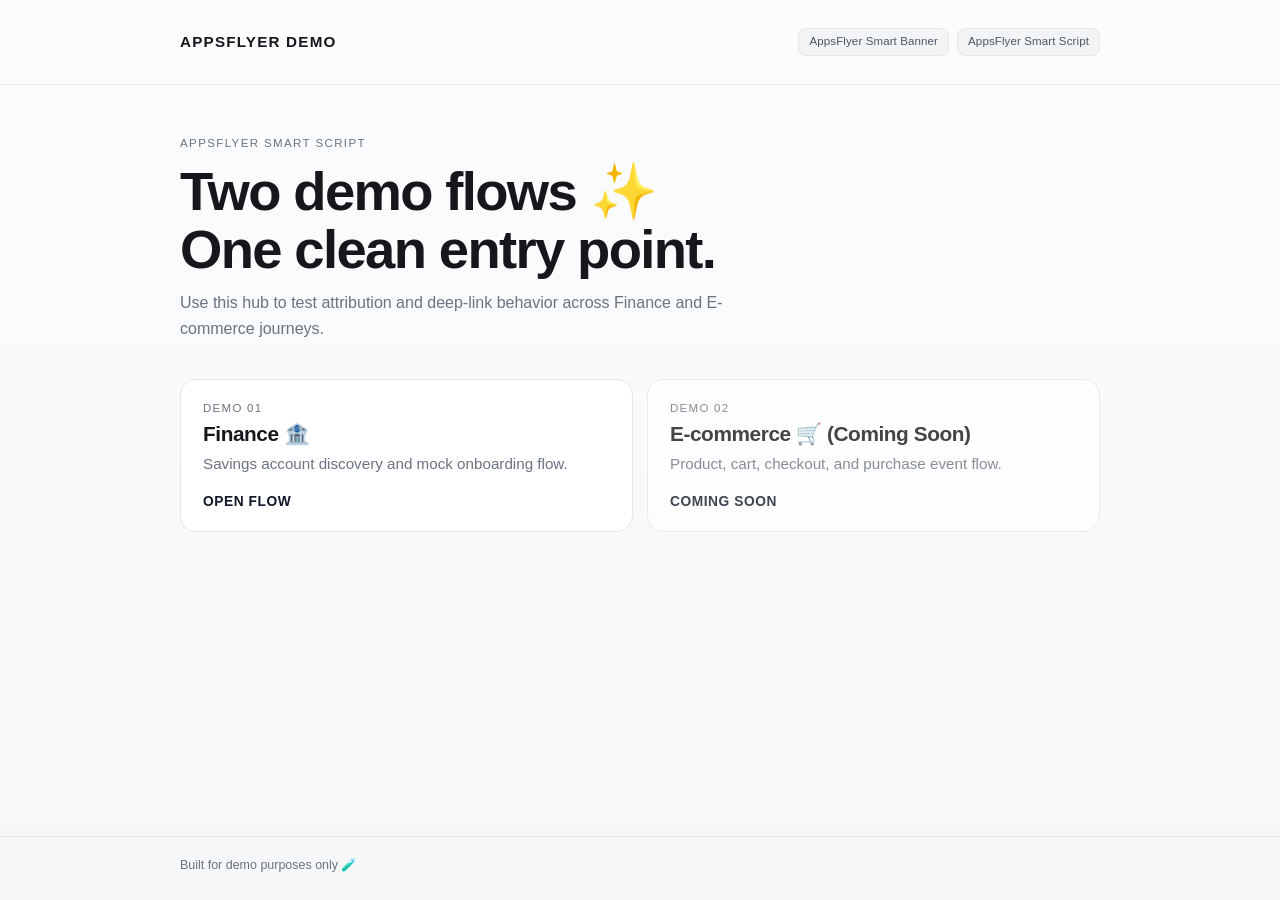
<file: index.html>
<!DOCTYPE html> 
<html lang="en">
<head>
  <link rel="preconnect" href="https://www.googletagmanager.com" crossorigin>
  <script src="assets/js/gtm-bootstrap.js" defer></script>
  <meta charset="UTF-8" />
  <meta name="viewport" content="width=device-width, initial-scale=1.0" />
  <title>AF Demo Hub</title>
  <link rel="stylesheet" href="assets/css/local-fonts.css">
  <style>
    *, *::before, *::after { box-sizing: border-box; margin: 0; padding: 0; }

    :root {
      --bg: #f6f7f9;
      --surface: #ffffff;
      --text: #15171a;
      --muted: #6b7280;
      --line: #e5e7eb;
      --accent: #111827;
      --radius: 16px;
    }

    body {
      font-family: 'Manrope', sans-serif;
      background: linear-gradient(180deg, #fbfcfd 0%, var(--bg) 100%);
      color: var(--text);
      min-height: 100vh;
      display: flex;
      flex-direction: column;
    }

    .wrap {
      width: min(920px, 100% - 32px);
      margin: 0 auto;
    }

    .topbar {
      padding: 28px 0;
      border-bottom: 1px solid var(--line);
      margin-bottom: 48px;
    }

    .topbar-row {
      display: flex;
      align-items: center;
      justify-content: space-between;
      gap: 14px;
      flex-wrap: wrap;
    }

    .brand {
      font-size: 0.95rem;
      font-weight: 800;
      letter-spacing: 0.08em;
      text-transform: uppercase;
    }

    .notion-tags {
      display: flex;
      gap: 8px;
      flex-wrap: wrap;
    }

    .notion-tag {
      font-size: 0.72rem;
      line-height: 1;
      color: #4b5563;
      background: #f3f4f6;
      border: 1px solid #e5e7eb;
      border-radius: 8px;
      padding: 7px 10px;
      letter-spacing: 0.01em;
      white-space: nowrap;
    }

    main {
      flex: 1;
      padding-bottom: 60px;
    }

    .hero {
      margin-bottom: 36px;
    }

    .kicker {
      display: inline-block;
      font-size: 0.72rem;
      letter-spacing: 0.12em;
      text-transform: uppercase;
      color: var(--muted);
      margin-bottom: 14px;
    }

    h1 {
      font-size: clamp(2rem, 4.8vw, 3.4rem);
      line-height: 1.08;
      letter-spacing: -0.03em;
      margin-bottom: 10px;
    }

    .hero p {
      max-width: 560px;
      color: var(--muted);
      line-height: 1.65;
      font-size: 1rem;
    }

    .grid {
      display: grid;
      grid-template-columns: 1fr;
      gap: 14px;
      margin-top: 24px;
    }

    @media (min-width: 720px) {
      .grid { grid-template-columns: 1fr 1fr; }
    }

    .card {
      display: flex;
      flex-direction: column;
      justify-content: space-between;
      gap: 18px;
      text-decoration: none;
      color: inherit;
      background: var(--surface);
      border: 1px solid var(--line);
      border-radius: var(--radius);
      padding: 22px;
      transition: transform 0.2s ease, border-color 0.2s ease, box-shadow 0.2s ease;
    }
    .card-disabled {
      cursor: not-allowed;
      opacity: 0.8;
      pointer-events: none;
    }

    .card:hover {
      transform: translateY(-2px);
      border-color: #d1d5db;
      box-shadow: 0 8px 24px rgba(0,0,0,0.05);
    }

    .card-label {
      font-size: 0.72rem;
      color: var(--muted);
      letter-spacing: 0.11em;
      text-transform: uppercase;
      margin-bottom: 8px;
    }

    .card-title {
      font-size: 1.3rem;
      letter-spacing: -0.02em;
      margin-bottom: 6px;
    }

    .card-desc {
      color: var(--muted);
      line-height: 1.6;
      font-size: 0.95rem;
    }

    .card-cta {
      font-size: 0.86rem;
      font-weight: 700;
      letter-spacing: 0.04em;
      text-transform: uppercase;
      color: var(--accent);
    }

    footer {
      border-top: 1px solid var(--line);
      padding: 20px 0 28px;
      color: var(--muted);
      font-size: 0.78rem;
    }
  </style>
</head>
<body>
  <!-- Google Tag Manager (noscript) -->
  <noscript><iframe src="https://www.googletagmanager.com/ns.html?id=GTM-54P6PTRS"
  height="0" width="0" style="display:none;visibility:hidden"></iframe></noscript>
  <!-- End Google Tag Manager (noscript) -->
  <header class="topbar">
    <div class="wrap">
      <div class="topbar-row">
        <div class="brand">AppsFlyer Demo</div>
        <div class="notion-tags" aria-label="AppsFlyer tags">
          <span class="notion-tag">AppsFlyer Smart Banner</span>
          <span class="notion-tag">AppsFlyer Smart Script</span>
        </div>
      </div>
    </div>
  </header>

  <main>
    <div class="wrap">
      <section class="hero">
        <div class="kicker">AppsFlyer Smart Script</div>
        <h1>Two demo flows ✨<br>One clean entry point.</h1>
        <p>Use this hub to test attribution and deep-link behavior across Finance and E-commerce journeys.</p>
      </section>

      <section class="grid">
        <a href="finance/" class="card">
          <div>
            <div class="card-label">Demo 01</div>
            <h2 class="card-title">Finance 🏦</h2>
            <p class="card-desc">Savings account discovery and mock onboarding flow.</p>
          </div>
          <div class="card-cta">Open flow</div>
        </a>

        <div class="card card-disabled" aria-disabled="true">
          <div>
            <div class="card-label">Demo 02</div>
            <h2 class="card-title">E-commerce 🛒 (Coming Soon)</h2>
            <p class="card-desc">Product, cart, checkout, and purchase event flow.</p>
          </div>
          <div class="card-cta">Coming Soon</div>
        </div>
      </section>
    </div>
  </main>

  <footer>
    <div class="wrap">Built for demo purposes only 🧪</div>
  </footer>

  <script src="assets/js/appsflyer-smart-banner.js" defer></script>
  <script src="assets/js/appsflyer-smart-script.js" defer></script>

</body>
</html>
</file>
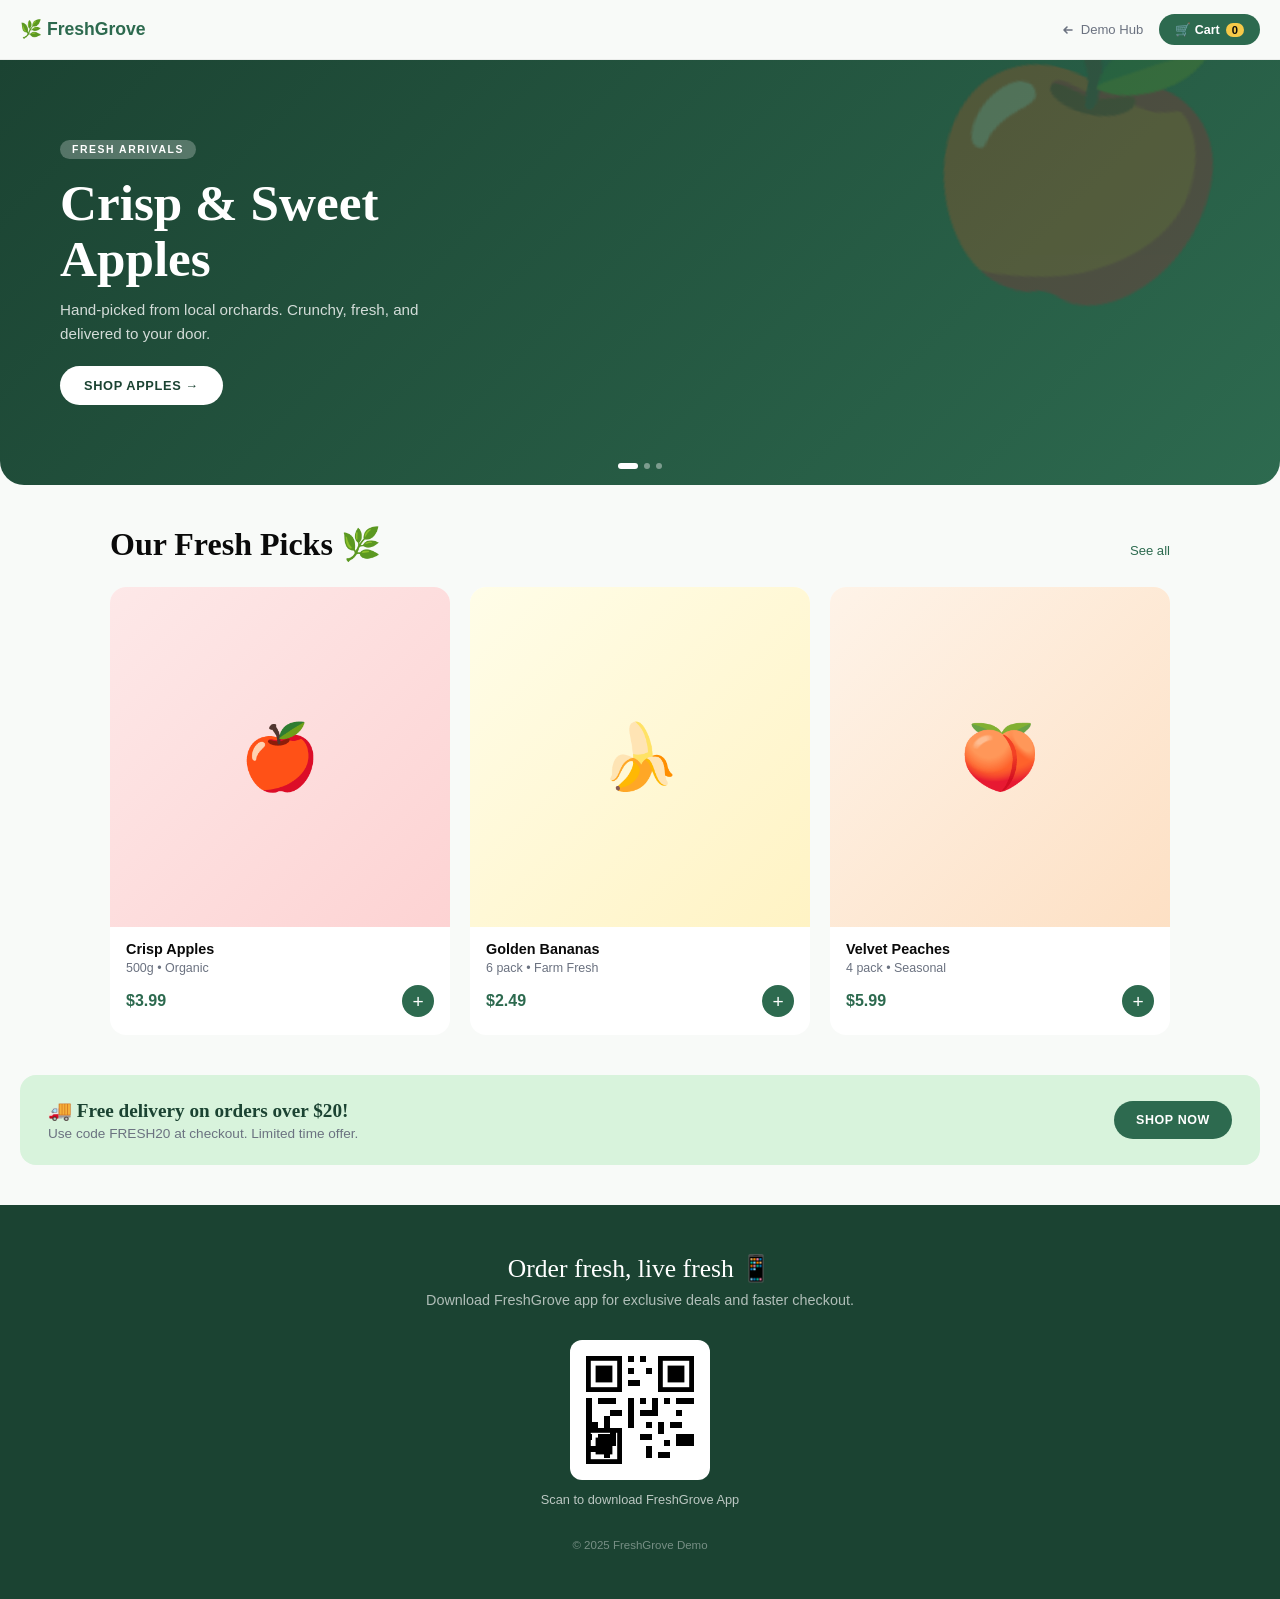
<file: ecommerce/index.html>
<!DOCTYPE html>
<html lang="en">
<head>
  <link rel="preconnect" href="https://www.googletagmanager.com" crossorigin>
  <script src="../assets/js/gtm-bootstrap.js" defer></script>
  <meta charset="UTF-8"/>
  <meta name="viewport" content="width=device-width, initial-scale=1.0"/>
  <title>FreshGrove – Grocery Store</title>
  <link rel="stylesheet" href="../assets/css/local-fonts.css">
  <style>
    *, *::before, *::after { box-sizing: border-box; margin: 0; padding: 0; }
    :root {
      --green: #2d6a4f; --green-dark: #1b4332; --green-light: #d8f3dc;
      --peach: #f4845f; --yellow: #f7c948;
      --off: #f8faf8; --black: #0a0a0a; --gray: #6b7280; --white: #fff;
    }
    html { scroll-behavior: smooth; }
    body { font-family: 'DM Sans', sans-serif; background: var(--off); color: var(--black); }

    /* NAV */
    nav {
      position: sticky; top: 0; z-index: 100;
      display: flex; align-items: center; justify-content: space-between;
      padding: 14px 20px;
      background: rgba(248,250,248,0.92); backdrop-filter: blur(12px);
      border-bottom: 1px solid rgba(0,0,0,0.06);
    }
    .nav-brand { font-family: 'Syne', sans-serif; font-weight: 800; font-size: 1.1rem; color: var(--green); text-decoration: none; }
    .nav-right { display: flex; align-items: center; gap: 16px; }
    .nav-back { font-size: 0.82rem; color: var(--gray); text-decoration: none; display: flex; align-items: center; gap: 6px; }
    .nav-back:hover { color: var(--green); }
    .cart-btn {
      position: relative; background: var(--green); color: white;
      border: none; border-radius: 100px; padding: 8px 16px;
      font-family: 'Syne', sans-serif; font-size: 0.78rem; font-weight: 700;
      cursor: pointer; display: flex; align-items: center; gap: 6px;
      text-decoration: none;
    }
    .cart-count {
      background: var(--yellow); color: var(--black);
      border-radius: 100px; padding: 1px 6px; font-size: 0.7rem; font-weight: 700;
    }

    /* HERO BANNER CAROUSEL */
    .banners {
      position: relative; overflow: hidden;
      border-radius: 0 0 24px 24px;
    }
    .banner-track {
      display: flex; transition: transform 0.5s cubic-bezier(.4,0,.2,1);
    }
    .banner-slide {
      min-width: 100%; padding: 64px 28px;
      display: flex; flex-direction: column;
      align-items: flex-start; justify-content: center;
      position: relative; overflow: hidden;
      min-height: 300px;
    }
    @media (min-width: 640px) { .banner-slide { min-height: 380px; padding: 80px 60px; } }

    .banner-slide.b1 { background: linear-gradient(135deg, var(--green-dark) 0%, var(--green) 100%); color: white; }
    .banner-slide.b2 { background: linear-gradient(135deg, #7b3f00 0%, #c25c1e 100%); color: white; }
    .banner-slide.b3 { background: linear-gradient(135deg, #1a3c5e 0%, #2e6da4 100%); color: white; }

    .banner-deco {
      position: absolute; right: -40px; top: -40px;
      font-size: 10rem; opacity: 0.15; line-height: 1; pointer-events: none;
      transform: rotate(15deg);
    }
    @media (min-width: 640px) { .banner-deco { font-size: 16rem; right: 40px; top: -30px; opacity: 0.2; } }

    .banner-tag {
      font-family: 'Syne', sans-serif; font-size: 0.65rem; font-weight: 700;
      letter-spacing: 0.15em; text-transform: uppercase;
      background: rgba(255,255,255,0.25); border-radius: 100px;
      padding: 4px 12px; margin-bottom: 16px;
    }
    .banner-slide h2 {
      font-family: 'DM Serif Display', serif;
      font-size: clamp(1.8rem, 5vw, 3.2rem); line-height: 1.1; margin-bottom: 10px;
      max-width: 450px;
    }
    .banner-slide p { opacity: 0.8; font-size: 0.95rem; margin-bottom: 20px; max-width: 380px; line-height: 1.6; }
    .banner-cta {
      display: inline-flex; align-items: center; gap: 8px;
      padding: 12px 24px; border-radius: 100px;
      background: white; color: var(--green-dark);
      font-family: 'Syne', sans-serif; font-size: 0.8rem; font-weight: 700;
      letter-spacing: 0.05em; text-transform: uppercase;
      text-decoration: none; transition: all 0.2s ease;
    }
    .banner-cta:hover { transform: translateY(-2px); }

    .banner-dots {
      position: absolute; bottom: 16px; left: 50%;
      transform: translateX(-50%);
      display: flex; gap: 6px;
    }
    .dot {
      width: 6px; height: 6px; border-radius: 100px;
      background: rgba(255,255,255,0.4); cursor: pointer; transition: all 0.3s;
    }
    .dot.active { background: white; width: 20px; }

    /* CATEGORIES */
    .section { padding: 40px 20px; max-width: 1100px; margin: 0 auto; }
    .section-header {
      display: flex; justify-content: space-between; align-items: baseline;
      margin-bottom: 24px;
    }
    .section-header h2 {
      font-family: 'DM Serif Display', serif;
      font-size: clamp(1.4rem, 3vw, 2rem);
    }
    .see-all { font-size: 0.82rem; color: var(--green); text-decoration: none; font-weight: 500; }

    .products-grid {
      display: grid;
      grid-template-columns: 1fr 1fr;
      gap: 16px;
    }
    @media (min-width: 640px) { .products-grid { grid-template-columns: repeat(3, 1fr); gap: 20px; } }

    .product-card {
      background: white; border-radius: 16px; overflow: hidden;
      transition: transform 0.3s cubic-bezier(.34,1.56,.64,1), box-shadow 0.3s;
      text-decoration: none; color: inherit; display: block;
    }
    .product-card:hover { transform: translateY(-4px); box-shadow: 0 16px 40px rgba(45,106,79,0.15); }

    .product-img {
      width: 100%; aspect-ratio: 1;
      display: flex; align-items: center; justify-content: center;
      font-size: 4rem;
    }
    .prod-apple { background: linear-gradient(135deg, #fde8e8, #fdd3d3); }
    .prod-banana { background: linear-gradient(135deg, #fffde8, #fff3c4); }
    .prod-peach  { background: linear-gradient(135deg, #fef3e8, #fde0c4); }

    .product-info { padding: 14px 16px 18px; }
    .product-name {
      font-family: 'Syne', sans-serif; font-weight: 700; font-size: 0.9rem;
      margin-bottom: 4px;
    }
    .product-weight { font-size: 0.78rem; color: var(--gray); margin-bottom: 10px; }
    .product-footer {
      display: flex; align-items: center; justify-content: space-between;
    }
    .product-price { font-family: 'Syne', sans-serif; font-weight: 800; font-size: 1rem; color: var(--green); }
    .btn-quick-add {
      width: 32px; height: 32px; border-radius: 100px;
      background: var(--green); color: white;
      border: none; cursor: pointer; font-size: 1.2rem; line-height: 1;
      display: flex; align-items: center; justify-content: center;
      transition: transform 0.2s, background 0.2s;
    }
    .btn-quick-add:hover { transform: scale(1.1); background: var(--green-dark); }

    /* PROMO BANNER */
    .promo-strip {
      margin: 0 20px 40px;
      background: var(--green-light); border-radius: 16px;
      padding: 24px 28px;
      display: flex; flex-direction: column; gap: 12px;
    }
    @media (min-width: 560px) {
      .promo-strip { flex-direction: row; align-items: center; justify-content: space-between; }
    }
    .promo-text h3 {
      font-family: 'DM Serif Display', serif; font-size: 1.2rem; color: var(--green-dark);
    }
    .promo-text p { font-size: 0.85rem; color: var(--gray); margin-top: 4px; }
    .btn-promo {
      display: inline-flex; align-items: center; gap: 8px;
      padding: 12px 22px; border-radius: 100px;
      background: var(--green); color: white;
      font-family: 'Syne', sans-serif; font-size: 0.78rem; font-weight: 700;
      letter-spacing: 0.05em; text-transform: uppercase;
      text-decoration: none; white-space: nowrap; flex-shrink: 0;
      transition: all 0.2s;
    }
    .btn-promo:hover { background: var(--green-dark); }

    /* FOOTER */
    footer {
      background: var(--green-dark); color: white;
      padding: 48px 24px; text-align: center;
    }
    .footer-title { font-family: 'DM Serif Display', serif; font-size: 1.6rem; margin-bottom: 8px; }
    .footer-sub { opacity: 0.65; font-size: 0.9rem; margin-bottom: 32px; }
    .qr-wrap { display: none; flex-direction: column; align-items: center; gap: 12px; }
    @media (min-width: 768px) {
      .qr-wrap { display: flex; }
      .mobile-download-btns { display: none !important; }
    }
    .qr-box {
      width: 140px; height: 140px; background: white;
      border-radius: 12px; padding: 10px;
      display: flex; align-items: center; justify-content: center;
    }
    .qr-box svg { width: 120px; height: 120px; }
    .qr-label { font-size: 0.8rem; opacity: 0.7; }
    .mobile-download-btns { display: flex; flex-direction: column; align-items: center; gap: 12px; }
    .btn-download-app {
      display: inline-flex; align-items: center; gap: 10px;
      padding: 14px 28px; border-radius: 100px;
      font-family: 'Syne', sans-serif; font-size: 0.82rem; font-weight: 700;
      letter-spacing: 0.05em; text-transform: uppercase;
      text-decoration: none; cursor: pointer; border: none; transition: all 0.2s ease;
    }
    .btn-app-ios { background: white; color: var(--green-dark); }
    .btn-app-android { background: var(--yellow); color: var(--black); }
    .btn-download-app:hover { transform: translateY(-2px); opacity: 0.9; }
    .footer-copy { margin-top: 32px; font-size: 0.72rem; opacity: 0.4; }
  </style>
</head>
<body>
  <!-- Google Tag Manager (noscript) -->
  <noscript><iframe src="https://www.googletagmanager.com/ns.html?id=GTM-54P6PTRS"
  height="0" width="0" style="display:none;visibility:hidden"></iframe></noscript>
  <!-- End Google Tag Manager (noscript) -->

<nav>
  <a class="nav-brand" href="./">🌿 FreshGrove</a>
  <div class="nav-right">
    <a class="nav-back" href="../">
      <svg width="14" height="14" viewBox="0 0 14 14" fill="none"><path d="M11 7H3M6 4L3 7l3 3" stroke="currentColor" stroke-width="1.6" stroke-linecap="round" stroke-linejoin="round"/></svg>
      Demo Hub
    </a>
    <a href="cart/" class="cart-btn btn-view-cart" id="cart-nav-btn">
      🛒 Cart <span class="cart-count" id="cart-count">0</span>
    </a>
  </div>
</nav>

<!-- Hero Banners -->
<div class="banners">
  <div class="banner-track" id="bannerTrack">
    <div class="banner-slide b1">
      <div class="banner-deco">🍎</div>
      <div class="banner-tag">Fresh Arrivals</div>
      <h2>Crisp & Sweet Apples</h2>
      <p>Hand-picked from local orchards. Crunchy, fresh, and delivered to your door.</p>
      <a href="product/?id=apple" class="banner-cta btn-banner-shop-apple">Shop Apples →</a>
    </div>
    <div class="banner-slide b2">
      <div class="banner-deco">🍌</div>
      <div class="banner-tag">Best Seller</div>
      <h2>Golden Ripe Bananas</h2>
      <p>Perfectly ripened for the ideal sweetness. Great for smoothies, baking, or snacking.</p>
      <a href="product/?id=banana" class="banner-cta btn-banner-shop-banana">Shop Bananas →</a>
    </div>
    <div class="banner-slide b3">
      <div class="banner-deco">🍑</div>
      <div class="banner-tag">Season Special</div>
      <h2>Velvet Soft Peaches</h2>
      <p>Summer-season peaches bursting with juice. Limited stock — grab them while fresh!</p>
      <a href="product/?id=peach" class="banner-cta btn-banner-shop-peach">Shop Peaches →</a>
    </div>
  </div>
  <div class="banner-dots">
    <div class="dot active" onclick="goSlide(0)"></div>
    <div class="dot" onclick="goSlide(1)"></div>
    <div class="dot" onclick="goSlide(2)"></div>
  </div>
</div>

<div class="section">
  <div class="section-header">
    <h2>Our Fresh Picks 🌿</h2>
    <a href="#" class="see-all">See all</a>
  </div>

  <div class="products-grid">
    <!-- Apple -->
    <a href="product/?id=apple" class="product-card" id="product-card-apple">
      <div class="product-img prod-apple">🍎</div>
      <div class="product-info">
        <div class="product-name">Crisp Apples</div>
        <div class="product-weight">500g • Organic</div>
        <div class="product-footer">
          <div class="product-price">$3.99</div>
          <button class="btn-quick-add btn-quick-add-apple" onclick="quickAdd(event,'apple',3.99,'🍎','Crisp Apples')">+</button>
        </div>
      </div>
    </a>

    <!-- Banana -->
    <a href="product/?id=banana" class="product-card" id="product-card-banana">
      <div class="product-img prod-banana">🍌</div>
      <div class="product-info">
        <div class="product-name">Golden Bananas</div>
        <div class="product-weight">6 pack • Farm Fresh</div>
        <div class="product-footer">
          <div class="product-price">$2.49</div>
          <button class="btn-quick-add btn-quick-add-banana" onclick="quickAdd(event,'banana',2.49,'🍌','Golden Bananas')">+</button>
        </div>
      </div>
    </a>

    <!-- Peach -->
    <a href="product/?id=peach" class="product-card" id="product-card-peach">
      <div class="product-img prod-peach">🍑</div>
      <div class="product-info">
        <div class="product-name">Velvet Peaches</div>
        <div class="product-weight">4 pack • Seasonal</div>
        <div class="product-footer">
          <div class="product-price">$5.99</div>
          <button class="btn-quick-add btn-quick-add-peach" onclick="quickAdd(event,'peach',5.99,'🍑','Velvet Peaches')">+</button>
        </div>
      </div>
    </a>
  </div>
</div>

<!-- Promo -->
<div class="promo-strip">
  <div class="promo-text">
    <h3>🚚 Free delivery on orders over $20!</h3>
    <p>Use code FRESH20 at checkout. Limited time offer.</p>
  </div>
  <a href="cart/" class="btn-promo btn-promo-delivery">Shop Now</a>
</div>

<!-- FOOTER -->
<footer>
  <div class="footer-title">Order fresh, live fresh 📱</div>
  <div class="footer-sub">Download FreshGrove app for exclusive deals and faster checkout.</div>

  <div class="qr-wrap">
    <div class="qr-box">
      <svg viewBox="0 0 100 100" xmlns="http://www.w3.org/2000/svg">
        <rect width="100" height="100" fill="white"/>
        <rect x="5" y="5" width="30" height="30" fill="black"/><rect x="9" y="9" width="22" height="22" fill="white"/><rect x="13" y="13" width="14" height="14" fill="black"/>
        <rect x="65" y="5" width="30" height="30" fill="black"/><rect x="69" y="9" width="22" height="22" fill="white"/><rect x="73" y="13" width="14" height="14" fill="black"/>
        <rect x="5" y="65" width="30" height="30" fill="black"/><rect x="9" y="69" width="22" height="22" fill="white"/><rect x="13" y="73" width="14" height="14" fill="black"/>
        <rect x="40" y="5" width="5" height="5" fill="black"/><rect x="50" y="5" width="5" height="5" fill="black"/>
        <rect x="40" y="15" width="5" height="5" fill="black"/><rect x="55" y="15" width="5" height="5" fill="black"/>
        <rect x="40" y="25" width="10" height="5" fill="black"/>
        <rect x="40" y="40" width="5" height="25" fill="black"/><rect x="50" y="40" width="5" height="5" fill="black"/>
        <rect x="60" y="40" width="5" height="10" fill="black"/><rect x="70" y="40" width="5" height="5" fill="black"/>
        <rect x="80" y="40" width="15" height="5" fill="black"/>
        <rect x="50" y="50" width="15" height="5" fill="black"/><rect x="80" y="50" width="5" height="5" fill="black"/>
        <rect x="55" y="60" width="5" height="5" fill="black"/><rect x="65" y="60" width="5" height="10" fill="black"/>
        <rect x="75" y="60" width="10" height="5" fill="black"/><rect x="50" y="70" width="10" height="5" fill="black"/>
        <rect x="70" y="75" width="5" height="5" fill="black"/><rect x="80" y="70" width="15" height="10" fill="black"/>
        <rect x="55" y="80" width="5" height="10" fill="black"/><rect x="65" y="85" width="10" height="5" fill="black"/>
        <rect x="5" y="40" width="5" height="20" fill="black"/><rect x="15" y="40" width="15" height="5" fill="black"/>
        <rect x="25" y="50" width="10" height="5" fill="black"/><rect x="5" y="60" width="10" height="5" fill="black"/>
        <rect x="20" y="55" width="5" height="10" fill="black"/><rect x="5" y="70" width="5" height="5" fill="black"/>
        <rect x="15" y="70" width="10" height="5" fill="black"/><rect x="25" y="65" width="5" height="15" fill="black"/>
        <rect x="5" y="80" width="15" height="5" fill="black"/><rect x="20" y="80" width="5" height="10" fill="black"/>
      </svg>
    </div>
    <div class="qr-label">Scan to download FreshGrove App</div>
  </div>

  <div class="mobile-download-btns">
    <a href="https://freshgrove.onelink.me/xxxx" class="btn-download-app btn-app-ios btn-download-ios-eco" id="btn-ios-eco">🍎 Download on App Store</a>
    <a href="https://freshgrove.onelink.me/xxxx" class="btn-download-app btn-app-android btn-download-android-eco" id="btn-android-eco">🤖 Get it on Google Play</a>
  </div>

  <div class="footer-copy">© 2025 FreshGrove Demo</div>
</footer>

<script>
  // Banner auto-rotate
  var current = 0;
  var slides = document.querySelectorAll('.banner-slide').length;
  var dots   = document.querySelectorAll('.dot');

  function goSlide(n) {
    current = n;
    document.getElementById('bannerTrack').style.transform = 'translateX(-' + (n * 100) + '%)';
    dots.forEach(function(d,i) { d.classList.toggle('active', i === n); });
  }

  setInterval(function() { goSlide((current + 1) % slides); }, 4000);

  // Cart (localStorage)
  function getCart() {
    try { return JSON.parse(localStorage.getItem('fg_cart') || '[]'); } catch(e) { return []; }
  }
  function saveCart(c) { localStorage.setItem('fg_cart', JSON.stringify(c)); }
  function updateCartUI() {
    var count = getCart().reduce(function(s,i) { return s + i.qty; }, 0);
    var el = document.getElementById('cart-count');
    if (el) el.textContent = count;
  }

  function quickAdd(e, id, price, emoji, name) {
    e.preventDefault(); e.stopPropagation();
    var cart = getCart();
    var item = cart.find(function(i) { return i.id === id; });
    if (item) { item.qty++; } else { cart.push({ id: id, price: price, emoji: emoji, name: name, qty: 1 }); }
    saveCart(cart); updateCartUI();
    var btn = e.target;
    btn.textContent = '✓';
    btn.style.background = '#27ae60';
    setTimeout(function() { btn.textContent = '+'; btn.style.background = ''; }, 1000);
  }

  updateCartUI();
</script>
  <script src="../assets/js/appsflyer-smart-banner.js" defer></script>
  <script src="../assets/js/appsflyer-smart-script.js" defer></script>

</body>
</html>
</file>
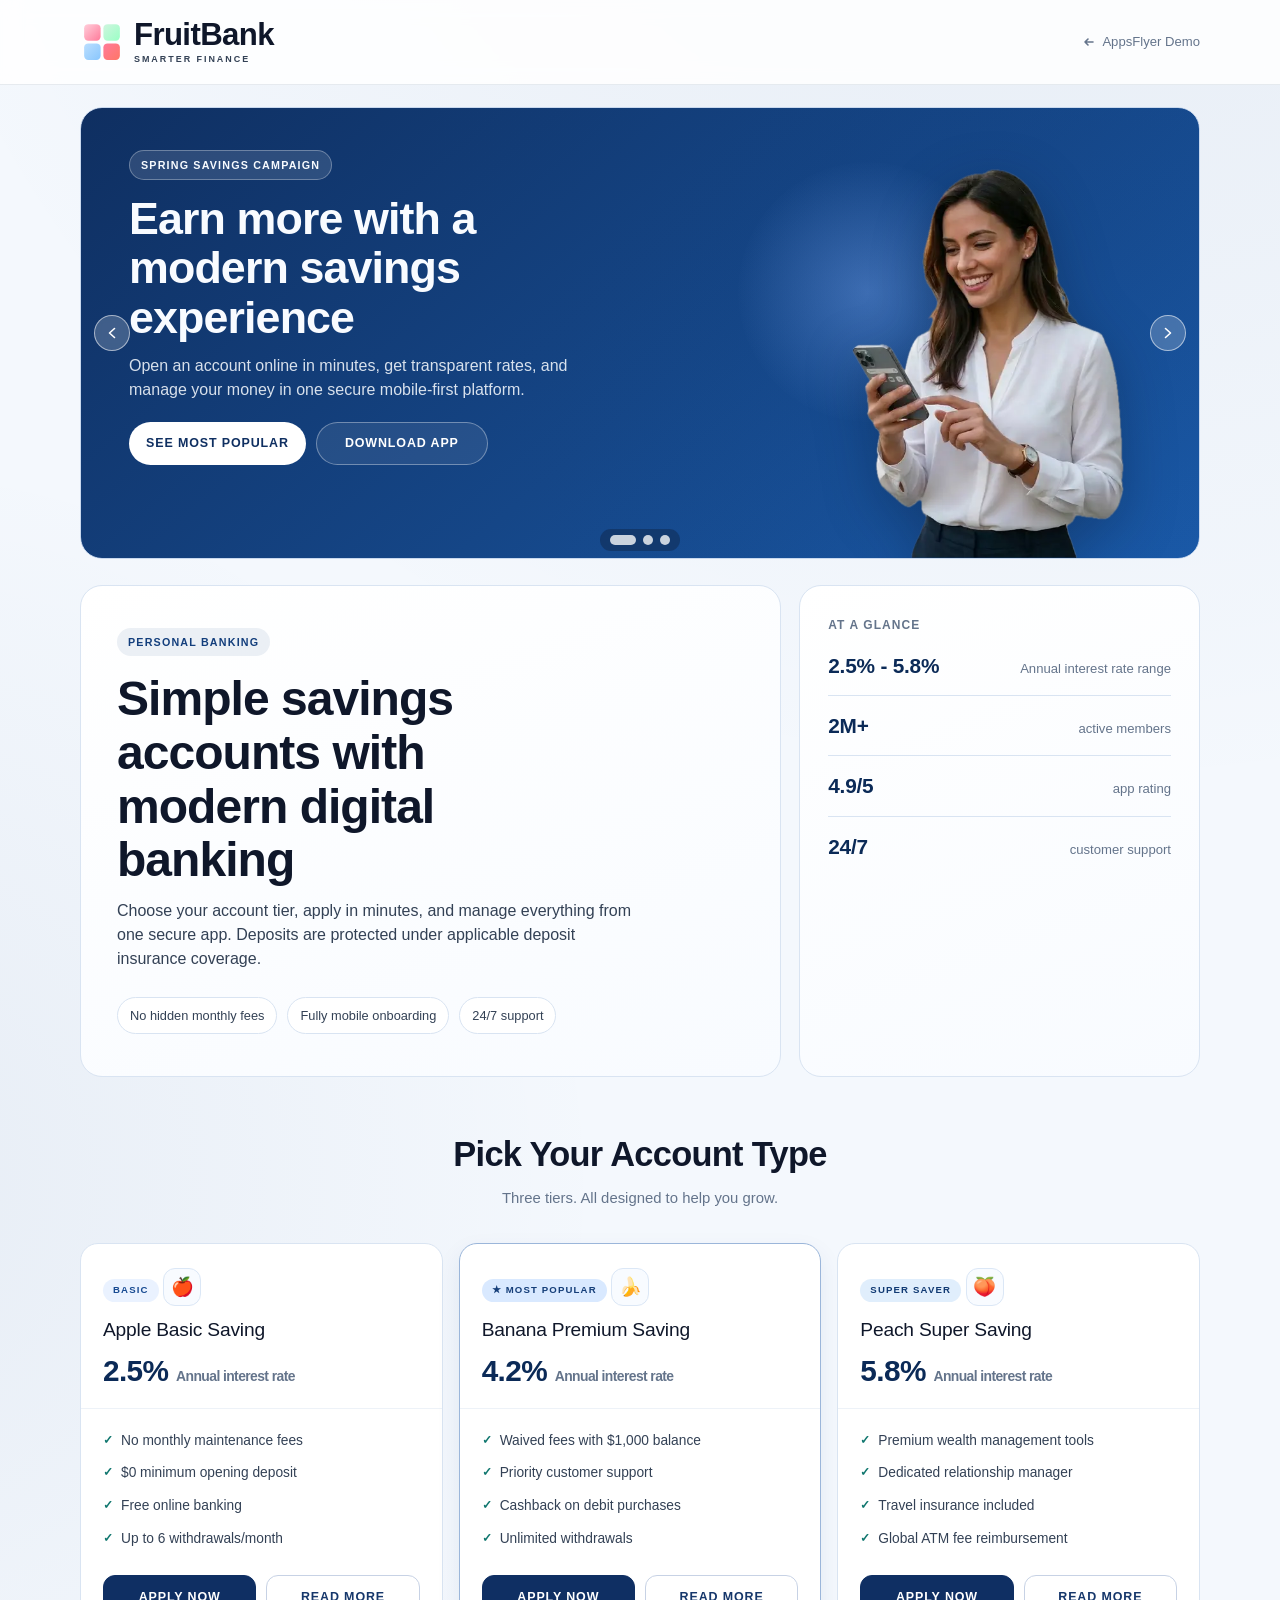
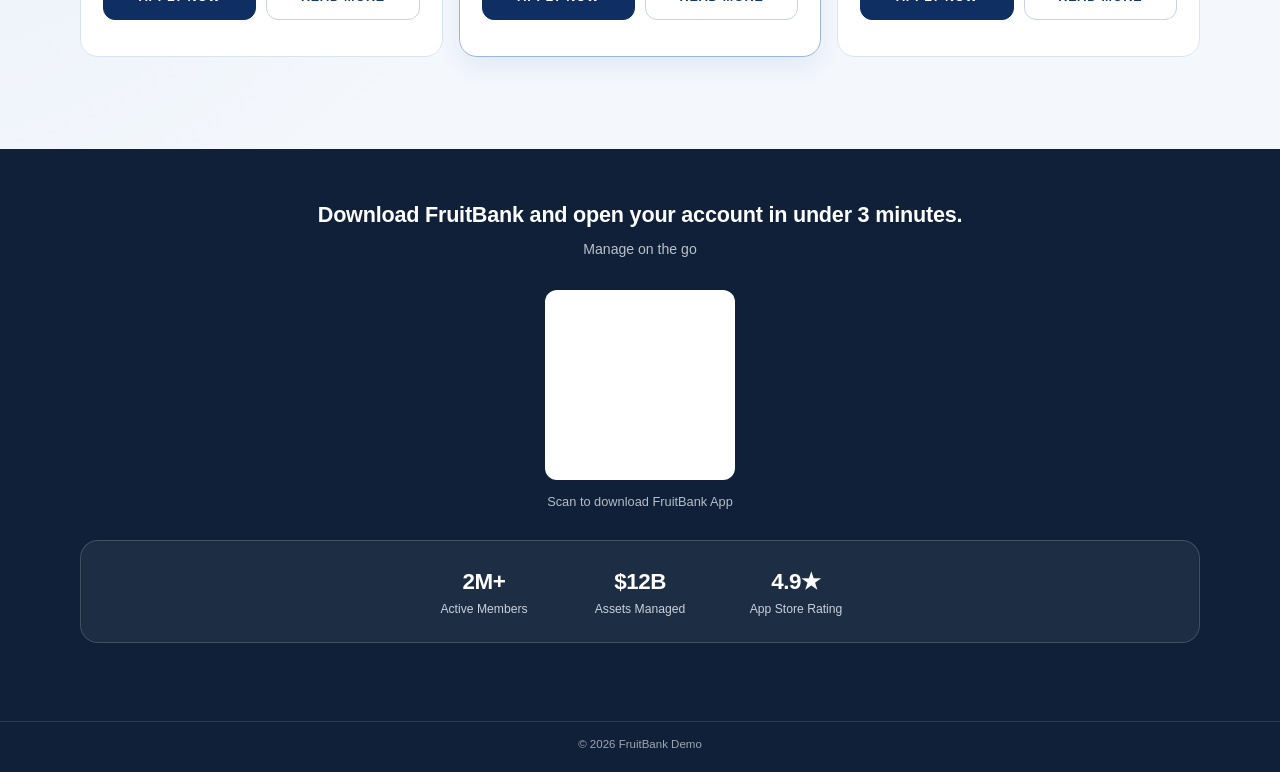
<file: finance/index.html>
<!DOCTYPE html>
<html lang="en">
<head>
  <link rel="preconnect" href="https://www.googletagmanager.com" crossorigin>
  <script src="../assets/js/gtm-bootstrap.js" defer></script>
  <meta charset="UTF-8"/>
  <meta name="viewport" content="width=device-width, initial-scale=1.0"/>
  <title>FruitBank – Open an Account</title>
  <link rel="icon" type="image/svg+xml" href="../assets/image/favicon-fruitbank.svg">
  <link rel="stylesheet" href="../assets/css/local-fonts.css">
  <link rel="stylesheet" href="../assets/css/finance-shared.css">
  <link rel="stylesheet" href="../assets/css/finance-home.css">
</head>
<body>
  <!-- Google Tag Manager (noscript) -->
  <noscript><iframe src="https://www.googletagmanager.com/ns.html?id=GTM-54P6PTRS"
  height="0" width="0" style="display:none;visibility:hidden"></iframe></noscript>
  <!-- End Google Tag Manager (noscript) -->

<nav>
  <div class="nav-inner content-wrap">
    <a class="nav-brand" href="./" aria-label="FruitBank Home">
      <img src="../assets/image/favicon-fruitbank.svg" alt="" aria-hidden="true">
      <span class="brand-mark">
        <span class="brand-title">FruitBank</span>
        <span class="brand-sub">SMARTER FINANCE</span>
      </span>
    </a>
    <a class="nav-back" href="../">
      <svg width="14" height="14" viewBox="0 0 14 14" fill="none"><path d="M11 7H3M6 4L3 7l3 3" stroke="currentColor" stroke-width="1.6" stroke-linecap="round" stroke-linejoin="round"/></svg>
      AppsFlyer Demo
    </a>
  </div>
</nav>

<section class="promo-slider content-wrap" id="promo-slider" aria-label="Promotional banners">
  <div class="promo-stage">
    <article class="promo-slide slide-1 is-active">
      <div>
        <div class="promo-eyebrow">Spring Savings Campaign</div>
        <h2 class="promo-title">Earn more with a modern savings experience</h2>
        <p class="promo-desc">Open an account online in minutes, get transparent rates, and manage your money in one secure mobile-first platform.</p>
        <div class="promo-actions">
          <a class="promo-btn promo-btn-primary" href="#card-banana">See Most Popular</a>
          <a class="promo-btn promo-btn-secondary" href="#download-section">Download App</a>
        </div>
      </div>
      <aside class="promo-visual">
        <img src="../assets/image/finance-banner1.webp" alt="Modern digital banking banner" fetchpriority="high" decoding="async">
      </aside>
    </article>

    <article class="promo-slide slide-2">
      <aside class="promo-visual">
        <img data-src="../assets/image/finance-banner2.webp" alt="Mobile-first digital banking illustration" loading="lazy" decoding="async">
      </aside>
      <div>
        <div class="promo-eyebrow">Digital First Banking</div>
        <h2 class="promo-title">Control your spending</h2>
        <p class="promo-desc">Track balance, automate transfers, and receive real-time alerts without extra fees. Designed for everyday banking speed.</p>
        <div class="promo-actions">
          <a class="promo-btn promo-btn-primary" href="#download-section">Download App</a>
          <a class="promo-btn promo-btn-secondary" href="#card-apple">Start Basic Account</a>
        </div>
      </div>
    </article>

    <article class="promo-slide slide-3">
      <div>
        <div class="promo-eyebrow">Premium Relationship</div>
        <h2 class="promo-title">Get priority service with high-yield account tiers</h2>
        <p class="promo-desc">Unlock premium tools, dedicated support, and stronger returns through accounts built for serious savers.</p>
        <div class="promo-actions">
          <a class="promo-btn promo-btn-primary" href="#card-peach">Explore Premium</a>
          <a class="promo-btn promo-btn-secondary" href="#card-banana">Compare Plans</a>
        </div>
      </div>
      <aside class="promo-visual">
        <img data-src="../assets/image/finance-banner3.webp" alt="Premium banking relationship banner" loading="lazy" decoding="async">
      </aside>
    </article>
    <div class="promo-nav">
      <button class="promo-arrow" type="button" id="promo-prev" aria-label="Previous slide">
        <svg width="14" height="14" viewBox="0 0 14 14" fill="none"><path d="M9.5 2.5L4.5 7L9.5 11.5" stroke="currentColor" stroke-width="1.6" stroke-linecap="round" stroke-linejoin="round"/></svg>
      </button>
      <button class="promo-arrow" type="button" id="promo-next" aria-label="Next slide">
        <svg width="14" height="14" viewBox="0 0 14 14" fill="none"><path d="M4.5 2.5L9.5 7L4.5 11.5" stroke="currentColor" stroke-width="1.6" stroke-linecap="round" stroke-linejoin="round"/></svg>
      </button>
      <div class="promo-dots" role="tablist" aria-label="Banner slides">
        <button class="promo-dot is-active" type="button" data-slide="0" aria-label="Slide 1"></button>
        <button class="promo-dot" type="button" data-slide="1" aria-label="Slide 2"></button>
        <button class="promo-dot" type="button" data-slide="2" aria-label="Slide 3"></button>
      </div>
    </div>
  </div>
</section>

<section class="hero content-wrap">
  <div class="hero-grid">
    <div class="hero-main">
      <div class="hero-tag">Personal Banking</div>
      <h1>Simple savings accounts with modern digital banking</h1>
      <p>Choose your account tier, apply in minutes, and manage everything from one secure app. Deposits are protected under applicable deposit insurance coverage.</p>
      <div class="hero-actions">
        <div class="hero-chip">No hidden monthly fees</div>
        <div class="hero-chip">Fully mobile onboarding</div>
        <div class="hero-chip">24/7 support</div>
      </div>
    </div>
    <aside class="hero-side">
      <h3>At A Glance</h3>
      <div class="hero-metric"><strong>2.5% - 5.8%</strong><span>Annual interest rate range</span></div>
      <div class="hero-metric"><strong>2M+</strong><span>active members</span></div>
      <div class="hero-metric"><strong>4.9/5</strong><span>app rating</span></div>
      <div class="hero-metric"><strong>24/7</strong><span>customer support</span></div>
    </aside>
  </div>
</section>

<div class="section content-wrap">
  <h2 class="section-title">Pick Your Account Type</h2>
  <p class="section-sub">Three tiers. All designed to help you grow.</p>

  <div class="accounts-grid">

    <!-- Apple Basic Saving -->
    <article class="account-card" id="card-apple">
      <div class="card-top">
        <div class="card-badge badge-basic">Basic</div>
        <span class="card-fruit">🍎</span>
        <div class="card-name">Apple Basic Saving</div>
        <div class="card-rate">2.5% <span>Annual interest rate</span></div>
      </div>
      <div class="card-body">
        <ul class="card-features">
          <li>No monthly maintenance fees</li>
          <li>$0 minimum opening deposit</li>
          <li>Free online banking</li>
          <li>Up to 6 withdrawals/month</li>
        </ul>
        <div class="card-actions">
          <a href="#" class="btn-open-account basic btn-apply-now btn-open-account-apple js-qr-popup-trigger" id="apple_link">Apply Now</a>
          <a href="account-apple/" class="btn-open-account ghost btn-read-more">Read More</a>
        </div>
        <div class="card-qr">
          <a href="#" class="card-qr-link" id="apple_qr_link" aria-label="Open app download link">
            <div class="card-qr-code" id="apple_qr_code_div" aria-label="QR code for Apple Basic Saving app apply"></div>
          </a>
          <div class="card-qr-label">Scan to apply via app</div>
        </div>
      </div>
    </article>

    <!-- Banana Premium Saving -->
    <article class="account-card featured" id="card-banana">
      <div class="card-top">
        <div class="card-badge badge-premium">★ Most Popular</div>
        <span class="card-fruit">🍌</span>
        <div class="card-name">Banana Premium Saving</div>
        <div class="card-rate">4.2% <span>Annual interest rate</span></div>
      </div>
      <div class="card-body">
        <ul class="card-features">
          <li>Waived fees with $1,000 balance</li>
          <li>Priority customer support</li>
          <li>Cashback on debit purchases</li>
          <li>Unlimited withdrawals</li>
        </ul>
        <div class="card-actions">
          <a href="#" class="btn-open-account premium btn-apply-now btn-open-account-banana js-qr-popup-trigger" id="banana_link">Apply Now</a>
          <a href="account-banana/" class="btn-open-account ghost btn-read-more">Read More</a>
        </div>
        <div class="card-qr">
          <a href="#" class="card-qr-link" id="banana_qr_link" aria-label="Open app download link">
            <div class="card-qr-code" id="banana_qr_code_div" aria-label="QR code for Banana Premium Saving app apply"></div>
          </a>
          <div class="card-qr-label">Scan to apply via app</div>
        </div>
      </div>
    </article>

    <!-- Peach Super Saving -->
    <article class="account-card" id="card-peach">
      <div class="card-top">
        <div class="card-badge badge-super">Super Saver</div>
        <span class="card-fruit">🍑</span>
        <div class="card-name">Peach Super Saving</div>
        <div class="card-rate">5.8% <span>Annual interest rate</span></div>
      </div>
      <div class="card-body">
        <ul class="card-features">
          <li>Premium wealth management tools</li>
          <li>Dedicated relationship manager</li>
          <li>Travel insurance included</li>
          <li>Global ATM fee reimbursement</li>
        </ul>
        <div class="card-actions">
          <a href="#" class="btn-open-account super btn-apply-now btn-open-account-peach js-qr-popup-trigger" id="peach_link">Apply Now</a>
          <a href="account-peach/" class="btn-open-account ghost btn-read-more">Read More</a>
        </div>
        <div class="card-qr">
          <a href="#" class="card-qr-link" id="peach_qr_link" aria-label="Open app download link">
            <div class="card-qr-code" id="peach_qr_code_div" aria-label="QR code for Peach Super Saving app apply"></div>
          </a>
          <div class="card-qr-label">Scan to apply via app</div>
        </div>
      </div>
    </article>

  </div>
</div>

<section class="download-section" id="download-section">
  <div class="download-inner content-wrap">
    <div class="download-title">Download FruitBank and open your account in under 3 minutes.</div>
    <div class="download-sub">Manage on the go</div>

    <!-- Desktop: QR Code -->
    <div class="qr-wrap">
      <div class="qr-box" id="download_qr">
        <div id="download_qr_code_div" aria-label="QR code for FruitBank app download"></div>
      </div>
      <div class="qr-label">Scan to download FruitBank App</div>
    </div>

    <!-- Mobile: OneLink Download -->
    <div class="mobile-download-btns">
      <a href="https://onelink-sim.onelink.me/coiD/4kggix5o" class="btn-download-app btn-download-banking" id="download_link">Download App</a>
    </div>

    <div class="trust-strip trust-strip--footer">
      <div class="trust-item">
        <div class="trust-num">2M+</div>
        <div class="trust-label">Active Members</div>
      </div>
      <div class="trust-item">
        <div class="trust-num">$12B</div>
        <div class="trust-label">Assets Managed</div>
      </div>
      <div class="trust-item">
        <div class="trust-num">4.9★</div>
        <div class="trust-label">App Store Rating</div>
      </div>
    </div>

  </div>
</section>

<footer class="site-footer">
  <div class="content-wrap">
    <div class="site-footer-copy">© 2026 FruitBank Demo</div>
  </div>
</footer>

<div class="qr-popup" id="qr-popup" aria-hidden="true">
  <div class="qr-popup-card" role="dialog" aria-modal="true" aria-labelledby="qr-popup-title">
    <button class="qr-popup-close" type="button" id="qr-popup-close" aria-label="Close QR popup">×</button>
    <div class="qr-popup-title" id="qr-popup-title">Scan to continue on your phone</div>
    <div class="qr-popup-sub">Open the app download link directly from your mobile device.</div>
    <div class="qr-popup-box">
      <div id="qr-popup-code-div" aria-label="QR code for app download"></div>
    </div>
  </div>
</div>

<script src="../assets/js/finance-data.js" defer></script>
<script src="../assets/js/finance-home.js" defer></script>

  <script src="../assets/js/appsflyer-smart-banner.js" defer></script>
  <script src="../assets/js/appsflyer-smart-script.js" defer></script>

</body>
</html>
</file>
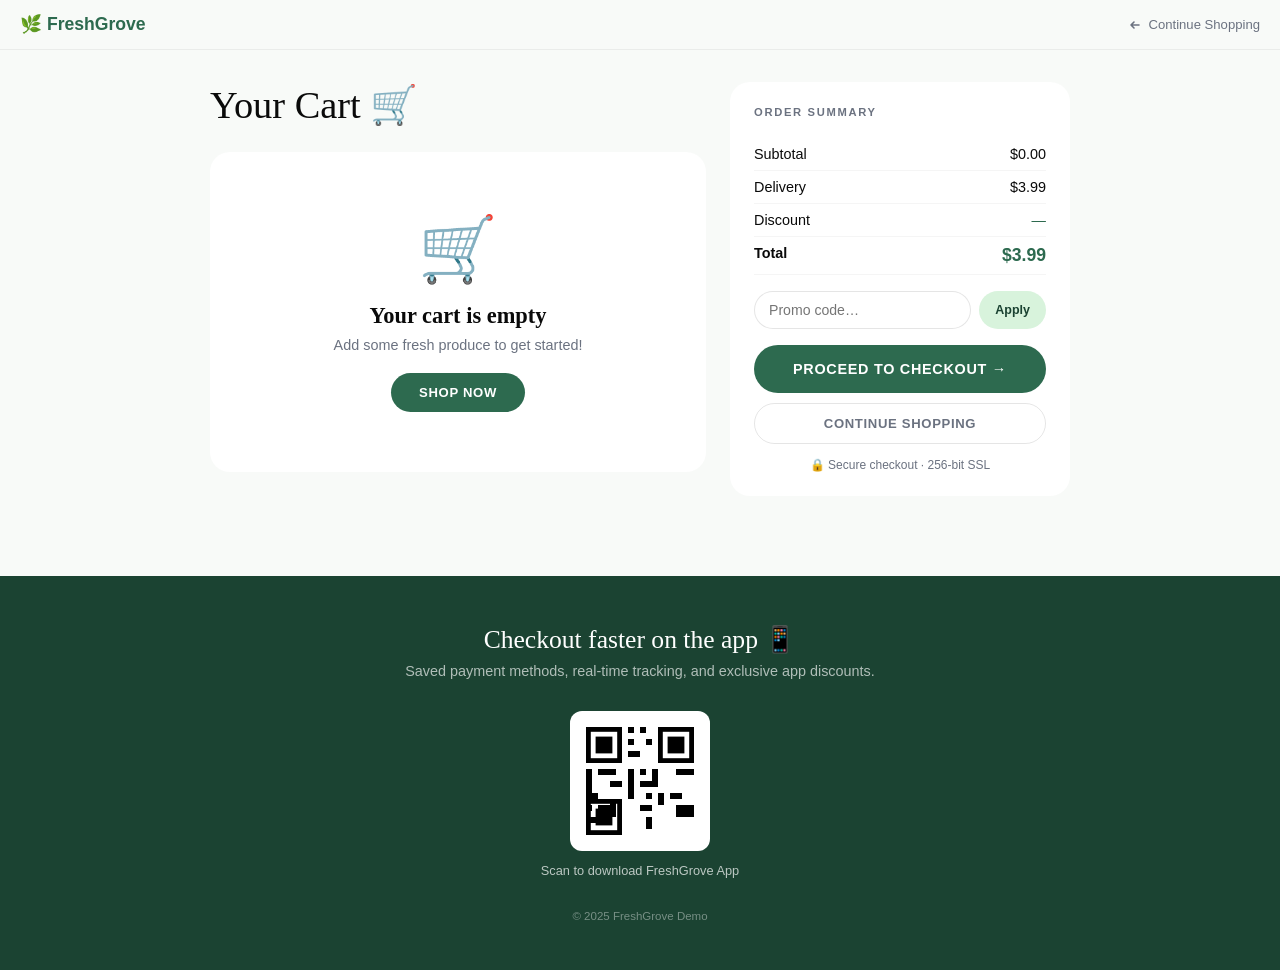
<file: ecommerce/cart/index.html>
<!DOCTYPE html>
<html lang="en">
<head>
  <link rel="preconnect" href="https://www.googletagmanager.com" crossorigin>
  <script src="../../assets/js/gtm-bootstrap.js" defer></script>
  <meta charset="UTF-8"/>
  <meta name="viewport" content="width=device-width, initial-scale=1.0"/>
  <title>FreshGrove – Your Cart</title>
  <link rel="stylesheet" href="../../assets/css/local-fonts.css">
  <style>
    *, *::before, *::after { box-sizing: border-box; margin: 0; padding: 0; }
    :root {
      --green: #2d6a4f; --green-dark: #1b4332; --green-light: #d8f3dc;
      --yellow: #f7c948; --off: #f8faf8; --black: #0a0a0a; --gray: #6b7280; --white: #fff;
      --red: #e74c3c;
    }
    html { scroll-behavior: smooth; }
    body { font-family: 'DM Sans', sans-serif; background: var(--off); color: var(--black); }

    nav {
      position: sticky; top: 0; z-index: 100;
      display: flex; align-items: center; justify-content: space-between;
      padding: 14px 20px;
      background: rgba(248,250,248,0.92); backdrop-filter: blur(12px);
      border-bottom: 1px solid rgba(0,0,0,0.06);
    }
    .nav-brand { font-family: 'Syne', sans-serif; font-weight: 800; font-size: 1.1rem; color: var(--green); text-decoration: none; }
    .nav-back { font-size: 0.82rem; color: var(--gray); text-decoration: none; display: flex; align-items: center; gap: 6px; }
    .nav-back:hover { color: var(--green); }

    /* LAYOUT */
    .cart-layout {
      max-width: 900px; margin: 0 auto; padding: 32px 20px 80px;
      display: grid; grid-template-columns: 1fr; gap: 24px;
    }
    @media (min-width: 700px) { .cart-layout { grid-template-columns: 1fr 340px; align-items: start; } }

    /* PAGE TITLE */
    .page-title {
      font-family: 'DM Serif Display', serif;
      font-size: clamp(1.6rem, 4vw, 2.4rem);
      margin-bottom: 4px;
    }
    .page-sub { color: var(--gray); font-size: 0.9rem; margin-bottom: 24px; }

    /* CART ITEMS */
    .cart-items { display: flex; flex-direction: column; gap: 12px; }
    .cart-item {
      background: white; border-radius: 16px; padding: 16px;
      display: flex; align-items: center; gap: 14px;
    }
    .item-emoji {
      font-size: 2.4rem; width: 60px; height: 60px;
      border-radius: 12px; display: flex; align-items: center; justify-content: center;
      flex-shrink: 0;
    }
    .item-apple  { background: #fde8e8; }
    .item-banana { background: #fffde8; }
    .item-peach  { background: #fef3e8; }

    .item-details { flex: 1; }
    .item-name { font-family: 'Syne', sans-serif; font-weight: 700; font-size: 0.9rem; margin-bottom: 2px; }
    .item-price { font-size: 0.85rem; color: var(--gray); }

    .item-qty-ctrl {
      display: flex; align-items: center;
      border: 1px solid rgba(0,0,0,0.1); border-radius: 100px;
      overflow: hidden;
    }
    .iq-btn { width: 30px; height: 30px; border: none; background: none; cursor: pointer; font-size: 1rem; display: flex; align-items: center; justify-content: center; transition: background 0.15s; }
    .iq-btn:hover { background: var(--green-light); }
    .iq-val { min-width: 28px; text-align: center; font-family: 'Syne', sans-serif; font-weight: 700; font-size: 0.88rem; }

    .item-total { font-family: 'Syne', sans-serif; font-weight: 800; color: var(--green); min-width: 50px; text-align: right; }
    .btn-remove { background: none; border: none; cursor: pointer; color: #ccc; font-size: 1rem; padding: 4px; border-radius: 6px; transition: color 0.15s; }
    .btn-remove:hover { color: var(--red); }

    /* EMPTY STATE */
    .empty-state { text-align: center; padding: 60px 24px; background: white; border-radius: 20px; }
    .empty-state .big-emoji { font-size: 4rem; margin-bottom: 16px; }
    .empty-state h3 { font-family: 'DM Serif Display', serif; font-size: 1.4rem; margin-bottom: 8px; }
    .empty-state p { color: var(--gray); font-size: 0.9rem; margin-bottom: 20px; }
    .btn-shop-now {
      display: inline-block; padding: 12px 28px; border-radius: 100px;
      background: var(--green); color: white; text-decoration: none;
      font-family: 'Syne', sans-serif; font-size: 0.82rem; font-weight: 700;
      letter-spacing: 0.05em; text-transform: uppercase;
    }

    /* ORDER SUMMARY */
    .summary-box { background: white; border-radius: 20px; padding: 24px; }
    .summary-box h3 { font-family: 'Syne', sans-serif; font-size: 0.7rem; font-weight: 700; letter-spacing: 0.15em; text-transform: uppercase; color: var(--gray); margin-bottom: 20px; }
    .summary-row { display: flex; justify-content: space-between; font-size: 0.9rem; padding: 8px 0; border-bottom: 1px solid #f5f5f5; }
    .summary-row:last-of-type { border-bottom: none; }
    .summary-total { font-family: 'Syne', sans-serif; font-size: 1.1rem; font-weight: 800; color: var(--green); }
    .promo-input {
      display: flex; gap: 8px; margin: 16px 0;
    }
    .promo-input input {
      flex: 1; padding: 10px 14px; border-radius: 100px;
      border: 1px solid rgba(0,0,0,0.1); font-family: 'DM Sans', sans-serif; font-size: 0.88rem;
      outline: none;
    }
    .promo-input input:focus { border-color: var(--green); }
    .btn-apply-promo {
      padding: 10px 16px; border-radius: 100px;
      background: var(--green-light); color: var(--green-dark);
      border: none; cursor: pointer; font-family: 'Syne', sans-serif; font-size: 0.78rem; font-weight: 700;
    }

    .btn-checkout {
      display: block; width: 100%;
      padding: 16px; border-radius: 100px;
      background: var(--green); color: white;
      border: none; cursor: pointer;
      font-family: 'Syne', sans-serif; font-size: 0.9rem; font-weight: 700;
      letter-spacing: 0.05em; text-transform: uppercase;
      margin-top: 16px; transition: all 0.2s ease;
    }
    .btn-checkout:hover { background: var(--green-dark); transform: translateY(-1px); }

    .btn-continue-shopping {
      display: block; width: 100%; text-align: center;
      padding: 12px; border-radius: 100px;
      background: transparent; color: var(--gray);
      border: 1px solid rgba(0,0,0,0.1); text-decoration: none;
      font-family: 'Syne', sans-serif; font-size: 0.82rem; font-weight: 700;
      letter-spacing: 0.05em; text-transform: uppercase;
      margin-top: 10px; transition: all 0.2s;
    }
    .btn-continue-shopping:hover { border-color: var(--green); color: var(--green); }

    .secure-badge { display: flex; align-items: center; justify-content: center; gap: 6px; font-size: 0.75rem; color: var(--gray); margin-top: 14px; }

    /* FOOTER */
    footer { background: var(--green-dark); color: white; padding: 48px 24px; text-align: center; }
    .footer-title { font-family: 'DM Serif Display', serif; font-size: 1.6rem; margin-bottom: 8px; }
    .footer-sub { opacity: 0.65; font-size: 0.9rem; margin-bottom: 32px; }
    .qr-wrap { display: none; flex-direction: column; align-items: center; gap: 12px; }
    @media (min-width: 768px) {
      .qr-wrap { display: flex; }
      .mobile-download-btns { display: none !important; }
    }
    .qr-box { width: 140px; height: 140px; background: white; border-radius: 12px; padding: 10px; display: flex; align-items: center; justify-content: center; }
    .qr-box svg { width: 120px; height: 120px; }
    .qr-label { font-size: 0.8rem; opacity: 0.7; }
    .mobile-download-btns { display: flex; flex-direction: column; align-items: center; gap: 12px; }
    .btn-download-app { display: inline-flex; align-items: center; gap: 10px; padding: 14px 28px; border-radius: 100px; font-family: 'Syne', sans-serif; font-size: 0.82rem; font-weight: 700; letter-spacing: 0.05em; text-transform: uppercase; text-decoration: none; cursor: pointer; border: none; transition: all 0.2s ease; }
    .btn-app-ios { background: white; color: var(--green-dark); }
    .btn-app-android { background: var(--yellow); color: var(--black); }
    .btn-download-app:hover { transform: translateY(-2px); opacity: 0.9; }
    .footer-copy { margin-top: 32px; font-size: 0.72rem; opacity: 0.4; }

    /* CONFIRMATION OVERLAY */
    .confirm-overlay {
      display: none; position: fixed; inset: 0;
      background: rgba(0,0,0,0.5); z-index: 300;
      align-items: center; justify-content: center;
      padding: 24px;
    }
    .confirm-overlay.show { display: flex; }
    .confirm-box {
      background: white; border-radius: 24px; padding: 44px 36px; max-width: 400px; width: 100%;
      text-align: center;
      animation: popIn 0.4s cubic-bezier(.34,1.56,.64,1);
    }
    @keyframes popIn { from { transform: scale(0.7); opacity: 0; } to { transform: scale(1); opacity: 1; } }
    .confirm-box .big-check { font-size: 4rem; margin-bottom: 16px; }
    .confirm-box h2 { font-family: 'DM Serif Display', serif; font-size: 1.8rem; margin-bottom: 8px; }
    .confirm-box p { color: var(--gray); font-size: 0.9rem; line-height: 1.7; margin-bottom: 24px; }
    .btn-confirm-close {
      padding: 12px 28px; border-radius: 100px;
      background: var(--green); color: white;
      border: none; cursor: pointer;
      font-family: 'Syne', sans-serif; font-size: 0.85rem; font-weight: 700;
      letter-spacing: 0.05em; text-transform: uppercase;
    }
  </style>
</head>
<body>
  <!-- Google Tag Manager (noscript) -->
  <noscript><iframe src="https://www.googletagmanager.com/ns.html?id=GTM-54P6PTRS"
  height="0" width="0" style="display:none;visibility:hidden"></iframe></noscript>
  <!-- End Google Tag Manager (noscript) -->

<nav>
  <a class="nav-brand" href="../">🌿 FreshGrove</a>
  <a class="nav-back" href="../">
    <svg width="14" height="14" viewBox="0 0 14 14" fill="none"><path d="M11 7H3M6 4L3 7l3 3" stroke="currentColor" stroke-width="1.6" stroke-linecap="round" stroke-linejoin="round"/></svg>
    Continue Shopping
  </a>
</nav>

<div class="cart-layout">
  <div>
    <div class="page-title">Your Cart 🛒</div>
    <div class="page-sub" id="cartSubtitle">Loading your items…</div>
    <div class="cart-items" id="cartItems"></div>
  </div>

  <div>
    <div class="summary-box" id="summaryBox">
      <h3>Order Summary</h3>
      <div class="summary-row"><span>Subtotal</span><span id="subtotal">$0.00</span></div>
      <div class="summary-row"><span>Delivery</span><span id="delivery">Free</span></div>
      <div class="summary-row"><span>Discount</span><span id="discount" style="color: var(--green)">—</span></div>
      <div class="summary-row"><span style="font-weight:700">Total</span><span class="summary-total" id="total">$0.00</span></div>
      <div class="promo-input">
        <input type="text" id="promoInput" placeholder="Promo code…" />
        <button class="btn-apply-promo btn-apply-promo-code" onclick="applyPromo()">Apply</button>
      </div>
      <button class="btn-checkout btn-checkout-now" id="btn-checkout" onclick="checkout()">
        Proceed to Checkout →
      </button>
      <a href="../" class="btn-continue-shopping btn-continue-shopping-link">Continue Shopping</a>
      <div class="secure-badge">🔒 Secure checkout · 256-bit SSL</div>
    </div>
  </div>
</div>

<!-- FOOTER -->
<footer>
  <div class="footer-title">Checkout faster on the app 📱</div>
  <div class="footer-sub">Saved payment methods, real-time tracking, and exclusive app discounts.</div>

  <div class="qr-wrap">
    <div class="qr-box">
      <svg viewBox="0 0 100 100" xmlns="http://www.w3.org/2000/svg">
        <rect width="100" height="100" fill="white"/>
        <rect x="5" y="5" width="30" height="30" fill="black"/><rect x="9" y="9" width="22" height="22" fill="white"/><rect x="13" y="13" width="14" height="14" fill="black"/>
        <rect x="65" y="5" width="30" height="30" fill="black"/><rect x="69" y="9" width="22" height="22" fill="white"/><rect x="73" y="13" width="14" height="14" fill="black"/>
        <rect x="5" y="65" width="30" height="30" fill="black"/><rect x="9" y="69" width="22" height="22" fill="white"/><rect x="13" y="73" width="14" height="14" fill="black"/>
        <rect x="40" y="5" width="5" height="5" fill="black"/><rect x="50" y="5" width="5" height="5" fill="black"/>
        <rect x="40" y="15" width="5" height="5" fill="black"/><rect x="55" y="15" width="5" height="5" fill="black"/>
        <rect x="40" y="25" width="10" height="5" fill="black"/>
        <rect x="40" y="40" width="5" height="25" fill="black"/><rect x="50" y="40" width="5" height="5" fill="black"/>
        <rect x="60" y="40" width="5" height="10" fill="black"/><rect x="80" y="40" width="15" height="5" fill="black"/>
        <rect x="50" y="50" width="15" height="5" fill="black"/><rect x="55" y="60" width="5" height="5" fill="black"/>
        <rect x="65" y="60" width="5" height="10" fill="black"/><rect x="75" y="60" width="10" height="5" fill="black"/>
        <rect x="50" y="70" width="10" height="5" fill="black"/><rect x="80" y="70" width="15" height="10" fill="black"/>
        <rect x="55" y="80" width="5" height="10" fill="black"/>
        <rect x="5" y="40" width="5" height="20" fill="black"/><rect x="15" y="40" width="15" height="5" fill="black"/>
        <rect x="25" y="50" width="10" height="5" fill="black"/><rect x="5" y="60" width="10" height="5" fill="black"/>
        <rect x="5" y="70" width="5" height="5" fill="black"/><rect x="15" y="70" width="10" height="5" fill="black"/>
        <rect x="25" y="65" width="5" height="15" fill="black"/><rect x="5" y="80" width="15" height="5" fill="black"/>
      </svg>
    </div>
    <div class="qr-label">Scan to download FreshGrove App</div>
  </div>

  <div class="mobile-download-btns">
    <a href="https://freshgrove.onelink.me/xxxx" class="btn-download-app btn-app-ios btn-download-ios-cart" id="btn-ios-cart">🍎 Download on App Store</a>
    <a href="https://freshgrove.onelink.me/xxxx" class="btn-download-app btn-app-android btn-download-android-cart" id="btn-android-cart">🤖 Get it on Google Play</a>
  </div>

  <div class="footer-copy">© 2025 FreshGrove Demo</div>
</footer>

<!-- ORDER CONFIRMATION -->
<div class="confirm-overlay" id="confirmOverlay">
  <div class="confirm-box">
    <div class="big-check">🎉</div>
    <h2>Order Placed!</h2>
    <p>Your fresh groceries are on their way. Estimated delivery: <strong>Today, 3–6 PM</strong>.</p>
    <button class="btn-confirm-close btn-order-confirmation-close" onclick="closeConfirm()">Back to Shop</button>
  </div>
</div>

<script>
  var promoApplied = false;

  function normalizeCart(raw) {
    if (!Array.isArray(raw)) return [];
    return raw.map(function(item) {
      if (!item || typeof item !== 'object') return null;
      var id = typeof item.id === 'string' ? item.id : 'unknown';
      var name = typeof item.name === 'string' ? item.name : 'Item';
      var emoji = typeof item.emoji === 'string' ? item.emoji : '🛍️';
      var price = Number(item.price);
      var qty = parseInt(item.qty, 10);
      if (!Number.isFinite(price) || price < 0) price = 0;
      if (!Number.isFinite(qty) || qty < 1) qty = 1;
      return { id: id, name: name, emoji: emoji, price: price, qty: qty };
    }).filter(Boolean);
  }

  function getCart() {
    try { return normalizeCart(JSON.parse(localStorage.getItem('fg_cart') || '[]')); }
    catch(e) { return []; }
  }

  function saveCart(c) { localStorage.setItem('fg_cart', JSON.stringify(c)); }

  function calculateTotals(cart) {
    var sub = cart.reduce(function(s, i) { return s + i.price * i.qty; }, 0);
    var del = sub >= 20 ? 0 : 3.99;
    var disc = promoApplied ? sub * 0.1 : 0;
    var tot = sub + del - disc;
    return { subtotal: sub, delivery: del, discount: disc, total: tot };
  }

  function renderCart() {
    var cart = getCart();
    var container = document.getElementById('cartItems');
    var subtitle  = document.getElementById('cartSubtitle');

    if (cart.length === 0) {
      subtitle.textContent = '';
      container.innerHTML = '<div class="empty-state"><div class="big-emoji">🛒</div><h3>Your cart is empty</h3><p>Add some fresh produce to get started!</p><a href="../" class="btn-shop-now">Shop Now</a></div>';
      updateSummary([]);
      return;
    }

    subtitle.textContent = cart.reduce(function(s,i) { return s + i.qty; }, 0) + ' items';
    container.innerHTML = '';
    cart.forEach(function(item) {
      var row = document.createElement('div');
      row.className = 'cart-item';

      var emoji = document.createElement('div');
      var emojiTheme = { apple: 'item-apple', banana: 'item-banana', peach: 'item-peach' }[item.id] || '';
      emoji.className = 'item-emoji' + (emojiTheme ? ' ' + emojiTheme : '');
      emoji.textContent = item.emoji;

      var details = document.createElement('div');
      details.className = 'item-details';
      var name = document.createElement('div');
      name.className = 'item-name';
      name.textContent = item.name;
      var price = document.createElement('div');
      price.className = 'item-price';
      price.textContent = '$' + item.price.toFixed(2) + ' each';
      details.appendChild(name);
      details.appendChild(price);

      var qtyCtrl = document.createElement('div');
      qtyCtrl.className = 'item-qty-ctrl';
      var minus = document.createElement('button');
      minus.className = 'iq-btn btn-decrease-qty';
      minus.type = 'button';
      minus.textContent = '−';
      minus.addEventListener('click', function() { changeItemQty(item.id, -1); });
      var qtyVal = document.createElement('div');
      qtyVal.className = 'iq-val';
      qtyVal.textContent = String(item.qty);
      var plus = document.createElement('button');
      plus.className = 'iq-btn btn-increase-qty';
      plus.type = 'button';
      plus.textContent = '+';
      plus.addEventListener('click', function() { changeItemQty(item.id, 1); });
      qtyCtrl.appendChild(minus);
      qtyCtrl.appendChild(qtyVal);
      qtyCtrl.appendChild(plus);

      var total = document.createElement('div');
      total.className = 'item-total';
      total.textContent = '$' + (item.price * item.qty).toFixed(2);

      var remove = document.createElement('button');
      remove.className = 'btn-remove btn-remove-item';
      remove.type = 'button';
      remove.textContent = '✕';
      remove.addEventListener('click', function() { removeItem(item.id); });

      row.appendChild(emoji);
      row.appendChild(details);
      row.appendChild(qtyCtrl);
      row.appendChild(total);
      row.appendChild(remove);
      container.appendChild(row);
    });

    updateSummary(cart);
  }

  function updateSummary(cart) {
    var totals = calculateTotals(cart);
    document.getElementById('subtotal').textContent = '$' + totals.subtotal.toFixed(2);
    document.getElementById('delivery').textContent = totals.delivery === 0 ? 'Free 🎉' : '$' + totals.delivery.toFixed(2);
    document.getElementById('discount').textContent = totals.discount > 0 ? '-$' + totals.discount.toFixed(2) : '—';
    document.getElementById('total').textContent    = '$' + totals.total.toFixed(2);
  }

  function changeItemQty(id, d) {
    var cart = getCart();
    var item = cart.find(function(i) { return i.id === id; });
    if (!item) return;
    item.qty += d;
    if (item.qty <= 0) cart = cart.filter(function(i) { return i.id !== id; });
    saveCart(cart); renderCart();
  }

  function removeItem(id) {
    var cart = getCart().filter(function(i) { return i.id !== id; });
    saveCart(cart); renderCart();
  }

  function applyPromo() {
    var code = document.getElementById('promoInput').value.trim().toUpperCase();
    if (code === 'FRESH20') {
      promoApplied = true;
      renderCart();
      document.getElementById('promoInput').value = '';
      document.getElementById('promoInput').placeholder = '✅ FRESH20 applied!';
    } else {
      document.getElementById('promoInput').value = '';
      document.getElementById('promoInput').placeholder = '❌ Invalid code';
    }
  }

  function checkout() {
    var cart = getCart();
    if (cart.length === 0) return;
    var totals = calculateTotals(cart);
    localStorage.removeItem('fg_cart');
    document.getElementById('confirmOverlay').classList.add('show');
  }

  function closeConfirm() {
    document.getElementById('confirmOverlay').classList.remove('show');
    window.location.href = '../';
  }

  renderCart();
</script>

  <script src="../../assets/js/appsflyer-smart-banner.js" defer></script>
  <script src="../../assets/js/appsflyer-smart-script.js" defer></script>

</body>
</html>
</file>
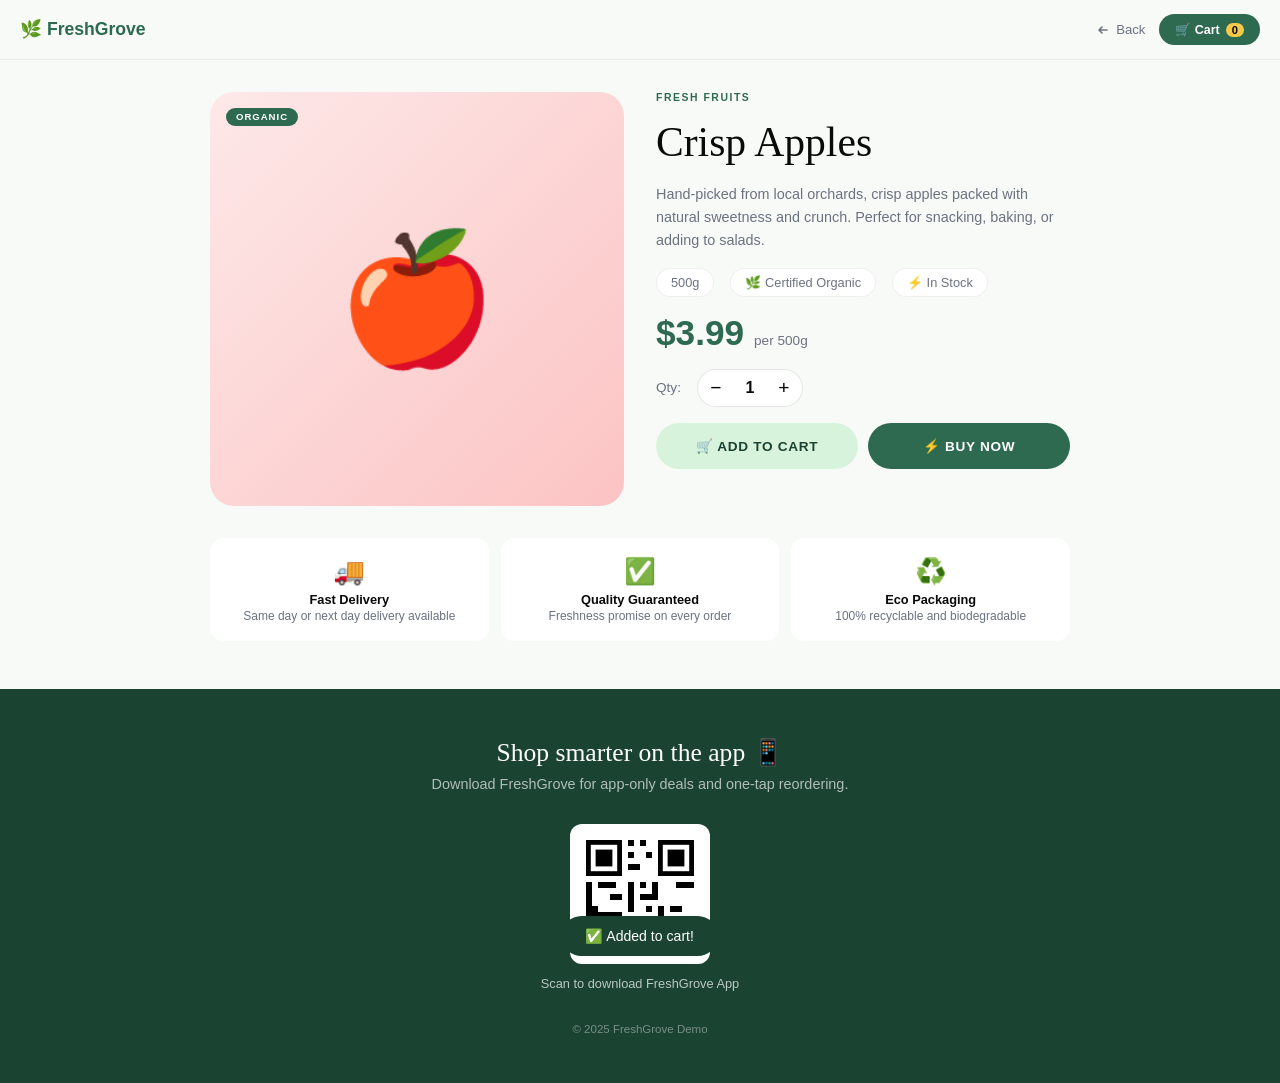
<file: ecommerce/product/index.html>
<!DOCTYPE html>
<html lang="en">
<head>
  <link rel="preconnect" href="https://www.googletagmanager.com" crossorigin>
  <script src="../../assets/js/gtm-bootstrap.js" defer></script>
  <meta charset="UTF-8"/>
  <meta name="viewport" content="width=device-width, initial-scale=1.0"/>
  <title>FreshGrove – Product</title>
  <link rel="stylesheet" href="../../assets/css/local-fonts.css">
  <style>
    *, *::before, *::after { box-sizing: border-box; margin: 0; padding: 0; }
    :root {
      --green: #2d6a4f; --green-dark: #1b4332; --green-light: #d8f3dc;
      --yellow: #f7c948; --off: #f8faf8; --black: #0a0a0a; --gray: #6b7280; --white: #fff;
    }
    html { scroll-behavior: smooth; }
    body { font-family: 'DM Sans', sans-serif; background: var(--off); color: var(--black); }

    nav {
      position: sticky; top: 0; z-index: 100;
      display: flex; align-items: center; justify-content: space-between;
      padding: 14px 20px;
      background: rgba(248,250,248,0.92); backdrop-filter: blur(12px);
      border-bottom: 1px solid rgba(0,0,0,0.06);
    }
    .nav-brand { font-family: 'Syne', sans-serif; font-weight: 800; font-size: 1.1rem; color: var(--green); text-decoration: none; }
    .nav-right { display: flex; align-items: center; gap: 14px; }
    .nav-back { font-size: 0.82rem; color: var(--gray); text-decoration: none; display: flex; align-items: center; gap: 6px; }
    .nav-back:hover { color: var(--green); }
    .cart-btn {
      position: relative; background: var(--green); color: white;
      border: none; border-radius: 100px; padding: 8px 16px;
      font-family: 'Syne', sans-serif; font-size: 0.78rem; font-weight: 700;
      cursor: pointer; display: flex; align-items: center; gap: 6px; text-decoration: none;
    }
    .cart-count { background: var(--yellow); color: var(--black); border-radius: 100px; padding: 1px 6px; font-size: 0.7rem; font-weight: 700; }

    /* PRODUCT LAYOUT */
    .product-layout {
      max-width: 900px; margin: 0 auto; padding: 32px 20px;
      display: grid; grid-template-columns: 1fr; gap: 32px;
    }
    @media (min-width: 640px) {
      .product-layout { grid-template-columns: 1fr 1fr; align-items: start; }
    }

    .product-visual {
      border-radius: 24px;
      aspect-ratio: 1; display: flex; align-items: center; justify-content: center;
      font-size: 8rem; line-height: 1;
      position: relative; overflow: hidden;
    }
    .vis-apple  { background: linear-gradient(135deg, #fde8e8, #fcc3c3); }
    .vis-banana { background: linear-gradient(135deg, #fffde8, #fff3c4); }
    .vis-peach  { background: linear-gradient(135deg, #fef3e8, #fde0c4); }

    .product-badge {
      position: absolute; top: 16px; left: 16px;
      font-family: 'Syne', sans-serif; font-size: 0.6rem; font-weight: 700;
      letter-spacing: 0.1em; text-transform: uppercase;
      background: var(--green); color: white;
      padding: 4px 10px; border-radius: 100px;
    }

    .product-details { display: flex; flex-direction: column; gap: 16px; }
    .product-category {
      font-family: 'Syne', sans-serif; font-size: 0.65rem; font-weight: 700;
      letter-spacing: 0.15em; text-transform: uppercase; color: var(--green);
    }
    .product-title {
      font-family: 'DM Serif Display', serif;
      font-size: clamp(1.8rem, 4vw, 2.6rem); line-height: 1.15;
    }
    .product-subtitle { color: var(--gray); font-size: 0.9rem; line-height: 1.6; }

    .product-meta {
      display: flex; gap: 16px; flex-wrap: wrap;
    }
    .meta-pill {
      background: white; border-radius: 100px; padding: 6px 14px;
      font-size: 0.8rem; color: var(--gray);
      border: 1px solid rgba(0,0,0,0.06);
    }

    .price-row {
      display: flex; align-items: baseline; gap: 10px;
    }
    .price-main { font-family: 'Syne', sans-serif; font-size: 2.2rem; font-weight: 800; color: var(--green); }
    .price-per { font-size: 0.85rem; color: var(--gray); }

    /* Quantity */
    .qty-row { display: flex; align-items: center; gap: 16px; }
    .qty-label { font-size: 0.85rem; color: var(--gray); }
    .qty-ctrl {
      display: flex; align-items: center;
      background: white; border-radius: 100px;
      border: 1px solid rgba(0,0,0,0.1);
      overflow: hidden;
    }
    .qty-btn {
      width: 36px; height: 36px; border: none; background: none;
      cursor: pointer; font-size: 1.2rem; display: flex; align-items: center; justify-content: center;
      transition: background 0.15s;
    }
    .qty-btn:hover { background: var(--green-light); }
    .qty-val { min-width: 32px; text-align: center; font-family: 'Syne', sans-serif; font-weight: 700; }

    /* ACTION BUTTONS */
    .action-btns { display: flex; flex-direction: column; gap: 10px; }
    @media (min-width: 400px) { .action-btns { flex-direction: row; } }

    .btn-add-to-cart {
      flex: 1; padding: 15px 24px; border-radius: 100px;
      background: var(--green-light); color: var(--green-dark);
      border: none; cursor: pointer;
      font-family: 'Syne', sans-serif; font-size: 0.85rem; font-weight: 700;
      letter-spacing: 0.05em; text-transform: uppercase;
      transition: all 0.2s ease;
    }
    .btn-add-to-cart:hover { background: var(--green); color: white; }

    .btn-buy-now {
      flex: 1; padding: 15px 24px; border-radius: 100px;
      background: var(--green); color: white;
      border: none; cursor: pointer;
      font-family: 'Syne', sans-serif; font-size: 0.85rem; font-weight: 700;
      letter-spacing: 0.05em; text-transform: uppercase;
      transition: all 0.2s ease; text-decoration: none;
      display: flex; align-items: center; justify-content: center; gap: 6px;
    }
    .btn-buy-now:hover { background: var(--green-dark); transform: translateY(-1px); }

    /* BUY NOW QR POPUP (desktop) */
    .buy-qr-popup {
      position: fixed;
      inset: 0;
      z-index: 320;
      display: none;
      align-items: center;
      justify-content: center;
      padding: 20px;
      background: rgba(0,0,0,0.52);
      backdrop-filter: blur(4px);
    }
    .buy-qr-popup.show { display: flex; }
    .buy-qr-card {
      width: min(360px, 100%);
      background: #ffffff;
      border-radius: 18px;
      border: 1px solid #e2e8f0;
      padding: 22px 20px 18px;
      text-align: center;
      position: relative;
      box-shadow: 0 24px 48px rgba(0,0,0,0.22);
    }
    .buy-qr-close {
      position: absolute;
      top: 10px;
      right: 10px;
      width: 30px;
      height: 30px;
      border-radius: 999px;
      border: 1px solid #d9e4f2;
      background: #f8fbff;
      color: #334155;
      display: inline-flex;
      align-items: center;
      justify-content: center;
      cursor: pointer;
    }
    .buy-qr-title {
      font-family: 'Syne', sans-serif;
      font-size: 1.02rem;
      font-weight: 800;
      color: #0f172a;
      letter-spacing: 0.02em;
      text-transform: uppercase;
      margin-bottom: 6px;
    }
    .buy-qr-sub {
      font-size: 0.84rem;
      color: #64748b;
      margin-bottom: 14px;
    }
    .buy-qr-box {
      width: 190px;
      height: 190px;
      margin: 0 auto 14px;
      border-radius: 14px;
      border: 1px solid #d9e4f2;
      background: #ffffff;
      padding: 10px;
    }
    .buy-qr-box img {
      width: 100%;
      height: 100%;
      object-fit: contain;
      display: block;
    }
    .buy-qr-link {
      display: inline-flex;
      align-items: center;
      justify-content: center;
      min-width: 182px;
      border-radius: 999px;
      padding: 10px 14px;
      border: 1px solid #d9e4f2;
      background: #f8fbff;
      color: #0b2a57;
      font-family: 'Syne', sans-serif;
      font-size: 0.74rem;
      font-weight: 700;
      letter-spacing: 0.06em;
      text-transform: uppercase;
      text-decoration: none;
    }

    /* RELATED / INFO */
    .info-strips {
      max-width: 900px; margin: 0 auto; padding: 0 20px 48px;
      display: grid; grid-template-columns: 1fr 1fr 1fr;
      gap: 12px;
    }
    @media (max-width: 500px) { .info-strips { grid-template-columns: 1fr; } }

    .info-strip {
      background: white; border-radius: 14px; padding: 18px;
      text-align: center;
    }
    .info-strip .icon { font-size: 1.6rem; margin-bottom: 6px; }
    .info-strip h4 { font-family: 'Syne', sans-serif; font-size: 0.8rem; font-weight: 700; margin-bottom: 2px; }
    .info-strip p { font-size: 0.75rem; color: var(--gray); }

    /* FOOTER */
    footer { background: var(--green-dark); color: white; padding: 48px 24px; text-align: center; }
    .footer-title { font-family: 'DM Serif Display', serif; font-size: 1.6rem; margin-bottom: 8px; }
    .footer-sub { opacity: 0.65; font-size: 0.9rem; margin-bottom: 32px; }
    .qr-wrap { display: none; flex-direction: column; align-items: center; gap: 12px; }
    @media (min-width: 768px) {
      .qr-wrap { display: flex; }
      .mobile-download-btns { display: none !important; }
    }
    .qr-box { width: 140px; height: 140px; background: white; border-radius: 12px; padding: 10px; display: flex; align-items: center; justify-content: center; }
    .qr-box svg { width: 120px; height: 120px; }
    .qr-label { font-size: 0.8rem; opacity: 0.7; }
    .mobile-download-btns { display: flex; flex-direction: column; align-items: center; gap: 12px; }
    .btn-download-app { display: inline-flex; align-items: center; gap: 10px; padding: 14px 28px; border-radius: 100px; font-family: 'Syne', sans-serif; font-size: 0.82rem; font-weight: 700; letter-spacing: 0.05em; text-transform: uppercase; text-decoration: none; cursor: pointer; border: none; transition: all 0.2s ease; }
    .btn-app-ios { background: white; color: var(--green-dark); }
    .btn-app-android { background: var(--yellow); color: var(--black); }
    .btn-download-app:hover { transform: translateY(-2px); opacity: 0.9; }
    .footer-copy { margin-top: 32px; font-size: 0.72rem; opacity: 0.4; }

    /* TOAST */
    .toast {
      position: fixed; bottom: 24px; left: 50%; transform: translateX(-50%) translateY(80px);
      background: var(--green-dark); color: white;
      padding: 12px 24px; border-radius: 100px; font-size: 0.88rem;
      transition: transform 0.3s cubic-bezier(.34,1.56,.64,1);
      z-index: 200; white-space: nowrap;
    }
    .toast.show { transform: translateX(-50%) translateY(0); }
  </style>
</head>
<body>
  <!-- Google Tag Manager (noscript) -->
  <noscript><iframe src="https://www.googletagmanager.com/ns.html?id=GTM-54P6PTRS"
  height="0" width="0" style="display:none;visibility:hidden"></iframe></noscript>
  <!-- End Google Tag Manager (noscript) -->

<nav>
  <a class="nav-brand" href="../">🌿 FreshGrove</a>
  <div class="nav-right">
    <a class="nav-back" href="../">
      <svg width="14" height="14" viewBox="0 0 14 14" fill="none"><path d="M11 7H3M6 4L3 7l3 3" stroke="currentColor" stroke-width="1.6" stroke-linecap="round" stroke-linejoin="round"/></svg>
      Back
    </a>
    <a href="../cart/" class="cart-btn btn-view-cart">
      🛒 Cart <span class="cart-count" id="cart-count">0</span>
    </a>
  </div>
</nav>

<div class="product-layout">
  <div class="product-visual" id="productVisual">
    <div class="product-badge" id="productBadge">Organic</div>
    <span id="productEmoji">🍎</span>
  </div>

  <div class="product-details">
    <div class="product-category" id="productCategory">Fresh Fruits</div>
    <div class="product-title" id="productTitle">Crisp Apples</div>
    <div class="product-subtitle" id="productSubtitle">Hand-picked from local orchards, our crisp apples are packed with natural sweetness and crunch. Perfect for snacking, baking, or adding to salads.</div>

    <div class="product-meta">
      <div class="meta-pill" id="metaWeight">500g</div>
      <div class="meta-pill">🌿 Certified Organic</div>
      <div class="meta-pill">⚡ In Stock</div>
    </div>

    <div class="price-row">
      <div class="price-main" id="productPrice">$3.99</div>
      <div class="price-per" id="productPer">per 500g</div>
    </div>

    <div class="qty-row">
      <div class="qty-label">Qty:</div>
      <div class="qty-ctrl">
        <button class="qty-btn" onclick="changeQty(-1)">−</button>
        <div class="qty-val" id="qtyDisplay">1</div>
        <button class="qty-btn" onclick="changeQty(1)">+</button>
      </div>
    </div>

    <div class="action-btns">
      <button class="btn-add-to-cart" id="btn-add-to-cart" onclick="addToCart()">🛒 Add to Cart</button>
      <a href="#" class="btn-buy-now" id="btn-buy-now">⚡ Buy Now</a>
    </div>
  </div>
</div>

<div class="info-strips">
  <div class="info-strip">
    <div class="icon">🚚</div>
    <h4>Fast Delivery</h4>
    <p>Same day or next day delivery available</p>
  </div>
  <div class="info-strip">
    <div class="icon">✅</div>
    <h4>Quality Guaranteed</h4>
    <p>Freshness promise on every order</p>
  </div>
  <div class="info-strip">
    <div class="icon">♻️</div>
    <h4>Eco Packaging</h4>
    <p>100% recyclable and biodegradable</p>
  </div>
</div>

<!-- FOOTER -->
<footer>
  <div class="footer-title">Shop smarter on the app 📱</div>
  <div class="footer-sub">Download FreshGrove for app-only deals and one-tap reordering.</div>

  <div class="qr-wrap">
    <div class="qr-box">
      <svg viewBox="0 0 100 100" xmlns="http://www.w3.org/2000/svg">
        <rect width="100" height="100" fill="white"/>
        <rect x="5" y="5" width="30" height="30" fill="black"/><rect x="9" y="9" width="22" height="22" fill="white"/><rect x="13" y="13" width="14" height="14" fill="black"/>
        <rect x="65" y="5" width="30" height="30" fill="black"/><rect x="69" y="9" width="22" height="22" fill="white"/><rect x="73" y="13" width="14" height="14" fill="black"/>
        <rect x="5" y="65" width="30" height="30" fill="black"/><rect x="9" y="69" width="22" height="22" fill="white"/><rect x="13" y="73" width="14" height="14" fill="black"/>
        <rect x="40" y="5" width="5" height="5" fill="black"/><rect x="50" y="5" width="5" height="5" fill="black"/>
        <rect x="40" y="15" width="5" height="5" fill="black"/><rect x="55" y="15" width="5" height="5" fill="black"/>
        <rect x="40" y="25" width="10" height="5" fill="black"/>
        <rect x="40" y="40" width="5" height="25" fill="black"/><rect x="50" y="40" width="5" height="5" fill="black"/>
        <rect x="60" y="40" width="5" height="10" fill="black"/><rect x="80" y="40" width="15" height="5" fill="black"/>
        <rect x="50" y="50" width="15" height="5" fill="black"/><rect x="55" y="60" width="5" height="5" fill="black"/>
        <rect x="65" y="60" width="5" height="10" fill="black"/><rect x="75" y="60" width="10" height="5" fill="black"/>
        <rect x="50" y="70" width="10" height="5" fill="black"/><rect x="80" y="70" width="15" height="10" fill="black"/>
        <rect x="55" y="80" width="5" height="10" fill="black"/><rect x="65" y="85" width="10" height="5" fill="black"/>
        <rect x="5" y="40" width="5" height="20" fill="black"/><rect x="15" y="40" width="15" height="5" fill="black"/>
        <rect x="25" y="50" width="10" height="5" fill="black"/><rect x="5" y="60" width="10" height="5" fill="black"/>
        <rect x="5" y="70" width="5" height="5" fill="black"/><rect x="15" y="70" width="10" height="5" fill="black"/>
        <rect x="25" y="65" width="5" height="15" fill="black"/><rect x="5" y="80" width="15" height="5" fill="black"/>
      </svg>
    </div>
    <div class="qr-label">Scan to download FreshGrove App</div>
  </div>

  <div class="mobile-download-btns">
    <a href="https://freshgrove.onelink.me/xxxx" class="btn-download-app btn-app-ios btn-download-ios-product" id="btn-ios-product">🍎 Download on App Store</a>
    <a href="https://freshgrove.onelink.me/xxxx" class="btn-download-app btn-app-android btn-download-android-product" id="btn-android-product">🤖 Get it on Google Play</a>
  </div>

  <div class="footer-copy">© 2025 FreshGrove Demo</div>
</footer>

<div class="toast" id="toast">✅ Added to cart!</div>

<div class="buy-qr-popup" id="buy-qr-popup" aria-hidden="true">
  <div class="buy-qr-card" role="dialog" aria-modal="true" aria-labelledby="buy-qr-title">
    <button class="buy-qr-close" type="button" id="buy-qr-close" aria-label="Close QR popup">×</button>
    <div class="buy-qr-title" id="buy-qr-title">Scan to buy in app</div>
    <div class="buy-qr-sub">Open FreshGrove app on your phone to continue checkout.</div>
    <div class="buy-qr-box">
      <img src="../../assets/image/qr_code_apples.png" alt="QR code for product buy now" id="buy-qr-image">
    </div>
    <a class="buy-qr-link" id="buy-qr-link" href="https://onelink-sim.onelink.me/coiD/tknc1c54">Open direct link</a>
  </div>
</div>

<script>
  var products = {
    apple:  { emoji:'🍎', title:'Crisp Apples',    category:'Fresh Fruits', subtitle:'Hand-picked from local orchards, crisp apples packed with natural sweetness and crunch. Perfect for snacking, baking, or adding to salads.', price:3.99, per:'per 500g', weight:'500g', badge:'Organic',  vis:'vis-apple',  deepLink:'product_apple'  },
    banana: { emoji:'🍌', title:'Golden Bananas',  category:'Fresh Fruits', subtitle:'Perfectly ripened golden bananas, ideal for smoothies, breakfast bowls, or a quick energy-boosting snack on the go.', price:2.49, per:'per 6-pack', weight:'6 pack', badge:'Farm Fresh', vis:'vis-banana', deepLink:'product_banana' },
    peach:  { emoji:'🍑', title:'Velvet Peaches',  category:'Seasonal Fruit', subtitle:'Limited-season velvet peaches bursting with sweet, juicy flavor. Sourced from sustainable farms — grab them before they\'re gone!', price:5.99, per:'per 4-pack', weight:'4 pack', badge:'Seasonal',  vis:'vis-peach',  deepLink:'product_peach'  }
  };

  var params = new URLSearchParams(window.location.search);
  var id     = params.get('id') || 'apple';
  var p      = products[id] || products.apple;
  var qty    = 1;
  var buyNowLinks = {
    apple: 'https://onelink-sim.onelink.me/coiD/tknc1c54',
    banana: 'https://onelink-sim.onelink.me/coiD/qnnw8c06',
    peach: 'https://onelink-sim.onelink.me/coiD/f9prgj5x'
  };
  var buyNowQr = {
    apple: '../../assets/image/qr_code_apples.png',
    banana: '../../assets/image/qr_code_bananas.png',
    peach: '../../assets/image/qr_code_peaches.png'
  };
  var buyNowLink = buyNowLinks[id] || buyNowLinks.apple;

  // Populate
  document.getElementById('productEmoji').textContent    = p.emoji;
  document.getElementById('productVisual').className     = 'product-visual ' + p.vis;
  document.getElementById('productBadge').textContent    = p.badge;
  document.getElementById('productCategory').textContent = p.category;
  document.getElementById('productTitle').textContent    = p.title;
  document.getElementById('productSubtitle').textContent = p.subtitle;
  document.getElementById('productPrice').textContent    = '$' + p.price.toFixed(2);
  document.getElementById('productPer').textContent      = p.per;
  document.getElementById('metaWeight').textContent      = p.weight;
  document.title = 'FreshGrove – ' + p.title;
  document.getElementById('btn-buy-now').href = buyNowLink;

  function changeQty(d) {
    qty = Math.max(1, qty + d);
    document.getElementById('qtyDisplay').textContent = qty;
  }

  function getCart() { try { return JSON.parse(localStorage.getItem('fg_cart') || '[]'); } catch(e) { return []; } }
  function saveCart(c) { localStorage.setItem('fg_cart', JSON.stringify(c)); }
  function updateCartUI() {
    var count = getCart().reduce(function(s,i) { return s + i.qty; }, 0);
    var el = document.getElementById('cart-count');
    if (el) el.textContent = count;
  }

  function addToCart() {
    var cart = getCart();
    var item = cart.find(function(i) { return i.id === id; });
    if (item) { item.qty += qty; } else { cart.push({ id: id, price: p.price, emoji: p.emoji, name: p.title, qty: qty }); }
    saveCart(cart); updateCartUI();
    showToast('✅ ' + p.title + ' added to cart!');
  }

  function showToast(msg) {
    var t = document.getElementById('toast');
    t.textContent = msg; t.classList.add('show');
    setTimeout(function() { t.classList.remove('show'); }, 2500);
  }

  (function setupBuyNowQr() {
    var buyNowBtn = document.getElementById('btn-buy-now');
    var popup = document.getElementById('buy-qr-popup');
    var closeBtn = document.getElementById('buy-qr-close');
    var popupLink = document.getElementById('buy-qr-link');
    var popupImage = document.getElementById('buy-qr-image');
    var desktopQuery = window.matchMedia('(min-width: 768px)');
    if (!buyNowBtn || !popup || !popupLink || !popupImage) return;

    popupLink.href = buyNowLink;
    popupImage.src = buyNowQr[id] || buyNowQr.apple;

    function openPopup() {
      popup.classList.add('show');
      popup.setAttribute('aria-hidden', 'false');
      document.body.style.overflow = 'hidden';
    }

    function closePopup() {
      popup.classList.remove('show');
      popup.setAttribute('aria-hidden', 'true');
      document.body.style.overflow = '';
    }

    buyNowBtn.addEventListener('click', function(event) {
      if (!desktopQuery.matches) return;
      event.preventDefault();
      openPopup();
    });

    if (closeBtn) closeBtn.addEventListener('click', closePopup);
    popup.addEventListener('click', function(event) {
      if (event.target === popup) closePopup();
    });
    document.addEventListener('keydown', function(event) {
      if (event.key === 'Escape' && popup.classList.contains('show')) closePopup();
    });
  })();

  updateCartUI();
</script>

  <script src="../../assets/js/appsflyer-smart-banner.js" defer></script>
  <script src="../../assets/js/appsflyer-smart-script.js" defer></script>

</body>
</html>
</file>
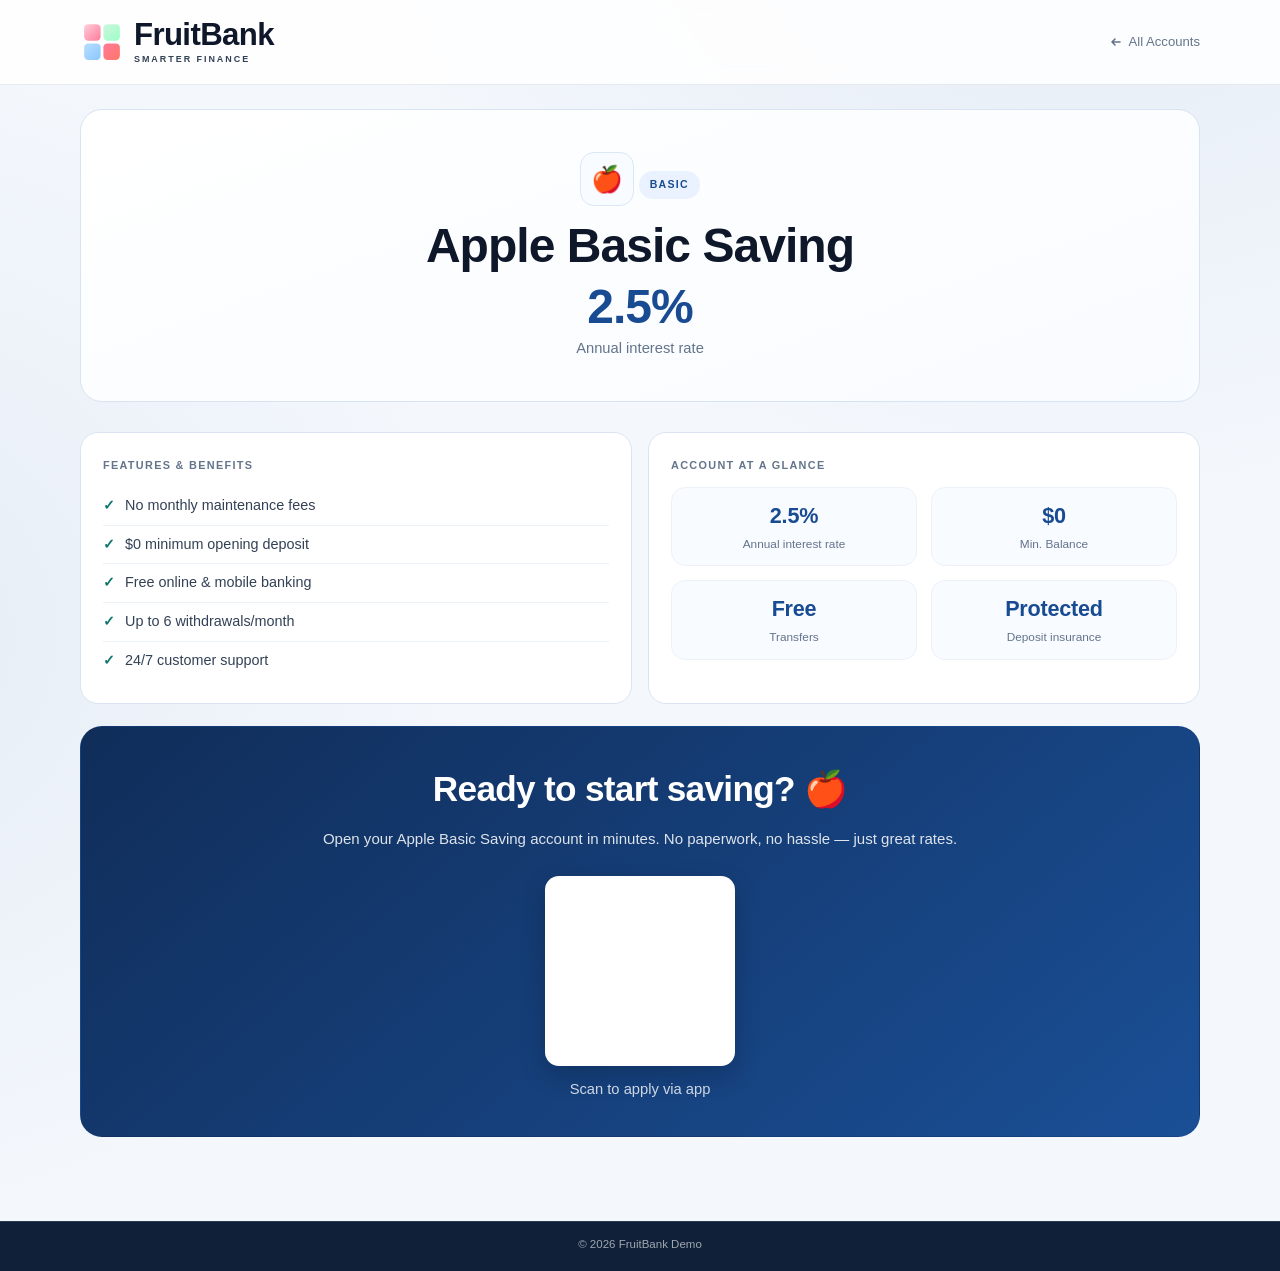
<file: finance/account-apple/index.html>
<!DOCTYPE html>
<html lang="en">
<head>
  <link rel="preconnect" href="https://www.googletagmanager.com" crossorigin>
  <script src="../../assets/js/gtm-bootstrap.js" defer></script>
  <meta charset="UTF-8"/>
  <meta name="viewport" content="width=device-width, initial-scale=1.0"/>
  <title>FruitBank – Account Details</title>
  <link rel="icon" type="image/svg+xml" href="../../assets/image/favicon-fruitbank.svg">
  <link rel="stylesheet" href="../../assets/css/local-fonts.css">
  <link rel="stylesheet" href="../../assets/css/finance-shared.css">
  <link rel="stylesheet" href="../../assets/css/finance-account-detail.css">
</head>
<body data-account-key="apple">
  <!-- Google Tag Manager (noscript) -->
  <noscript><iframe src="https://www.googletagmanager.com/ns.html?id=GTM-54P6PTRS"
  height="0" width="0" style="display:none;visibility:hidden"></iframe></noscript>
  <!-- End Google Tag Manager (noscript) -->

<nav>
  <div class="nav-inner content-wrap">
    <a class="nav-brand" href="../" aria-label="FruitBank Home">
      <img src="../../assets/image/favicon-fruitbank.svg" alt="" aria-hidden="true">
      <span class="brand-mark">
        <span class="brand-title">FruitBank</span>
        <span class="brand-sub">SMARTER FINANCE</span>
      </span>
    </a>
    <a class="nav-back" href="../">
      <svg width="14" height="14" viewBox="0 0 14 14" fill="none"><path d="M11 7H3M6 4L3 7l3 3" stroke="currentColor" stroke-width="1.6" stroke-linecap="round" stroke-linejoin="round"/></svg>
      All Accounts
    </a>
  </div>
</nav>

<div class="account-hero">
  <span class="fruit-emoji" id="heroEmoji">🍎</span>
  <div class="hero-badge" id="heroBadge">Basic</div>
  <h1 id="heroTitle">Apple Basic Saving</h1>
  <div class="rate" id="heroRate">2.5%</div>
  <div class="rate-label">Annual interest rate</div>
</div>

<div class="content">
  <div class="content-grid">
    <div class="info-card">
      <h3>Features & Benefits</h3>
      <ul class="feature-list" id="featureList">
        <li><span class="check">✓</span> No monthly maintenance fees</li>
        <li><span class="check">✓</span> $0 minimum opening deposit</li>
        <li><span class="check">✓</span> Free online & mobile banking</li>
        <li><span class="check">✓</span> Up to 6 withdrawals/month</li>
        <li><span class="check">✓</span> 24/7 customer support</li>
      </ul>
    </div>

    <div class="info-card">
      <h3>Account at a Glance</h3>
      <div class="stat-grid" id="statGrid">
        <div class="stat-item"><div class="stat-val" id="stat1Val">2.5%</div><div class="stat-desc">Annual interest rate</div></div>
        <div class="stat-item"><div class="stat-val" id="stat2Val">$0</div><div class="stat-desc">Min. Balance</div></div>
        <div class="stat-item"><div class="stat-val" id="stat3Val">Free</div><div class="stat-desc">Transfers</div></div>
        <div class="stat-item"><div class="stat-val" id="stat4Val">Protected</div><div class="stat-desc">Deposit insurance</div></div>
      </div>
    </div>
  </div>

  <div class="cta-section">
    <h2 id="ctaTitle">Ready to start saving? 🍎</h2>
    <p id="ctaDesc">Open your Apple Basic Saving account in minutes. No paperwork, no hassle — just great rates.</p>
    <div class="cta-buttons">
      <a href="#" class="btn-apply-now btn-apply-primary btn-apply-app" id="apple_link">Apply Now</a>
    </div>
    <div class="cta-qr" id="apple_qr_wrap">
      <a href="#" class="cta-qr-link" id="apple_qr_link" aria-label="Open app download link">
        <div class="cta-qr-code" id="apple_qr_code_div" aria-label="QR code for Apple Basic Saving app apply"></div>
      </a>
      <div class="cta-qr-label">Scan to apply via app</div>
    </div>
  </div>
</div>

<footer class="site-footer">
  <div class="content-wrap">
    <div class="site-footer-copy">© 2026 FruitBank Demo</div>
  </div>
</footer>

<script src="../../assets/js/finance-data.js" defer></script>
<script src="../../assets/js/finance-account-detail.js" defer></script>


  <script src="../../assets/js/appsflyer-smart-banner.js" defer></script>
  <script src="../../assets/js/appsflyer-smart-script.js" defer></script>

</body>
</html>
</file>
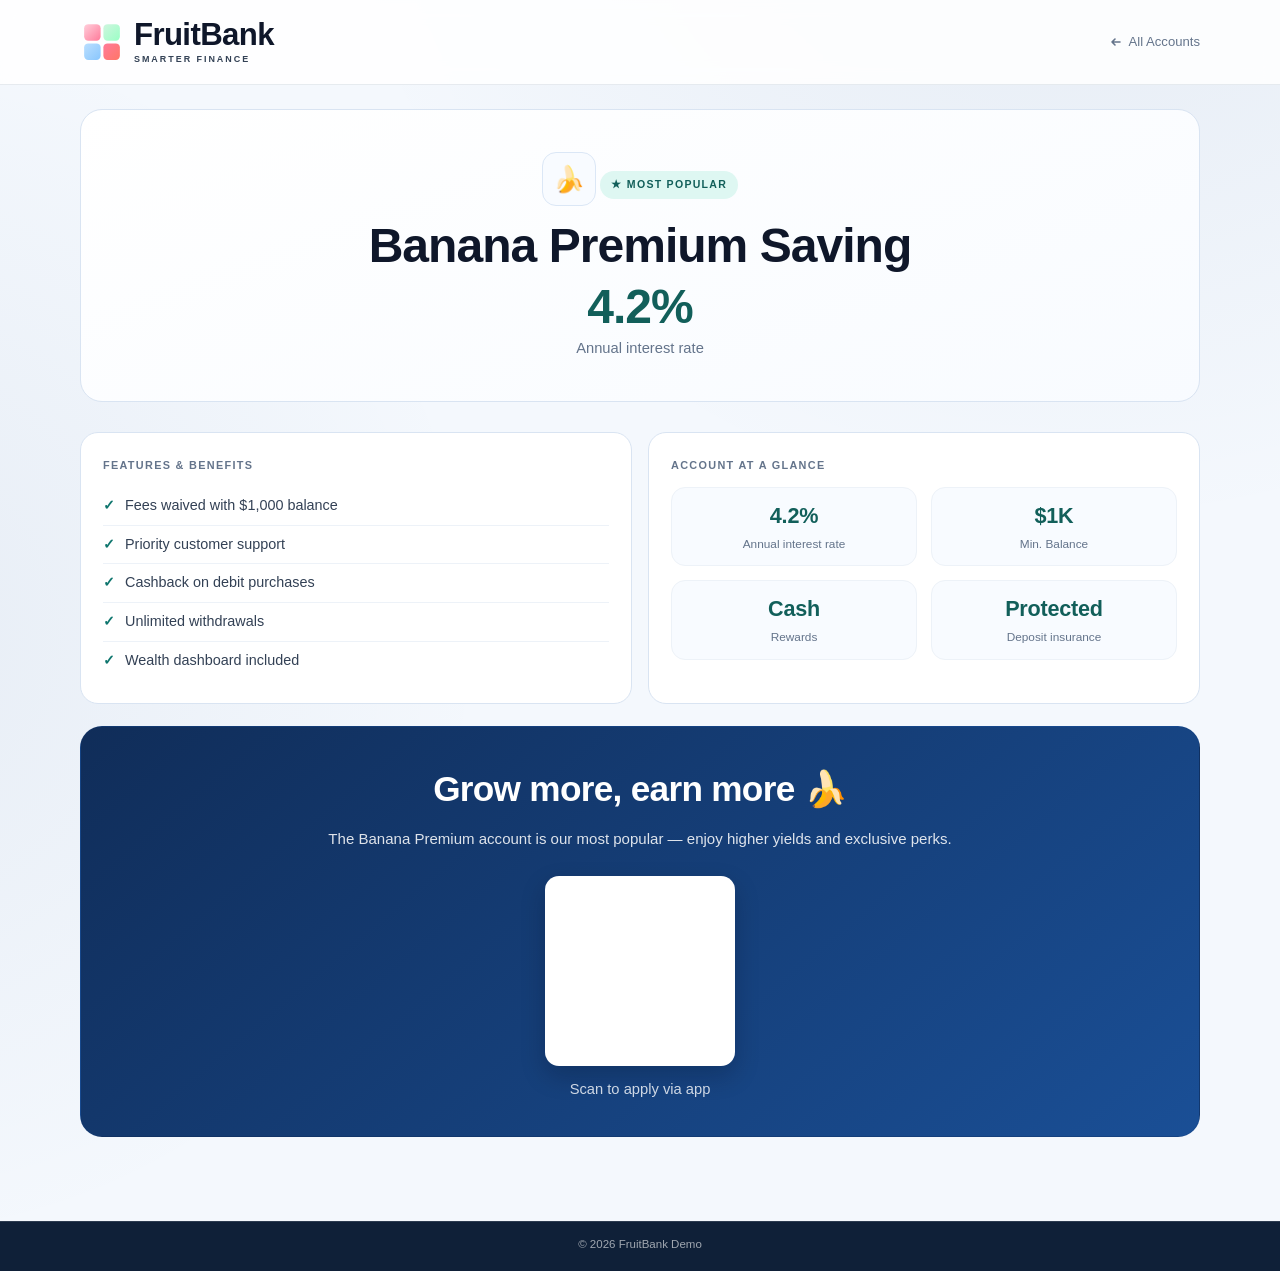
<file: finance/account-banana/index.html>
<!DOCTYPE html>
<html lang="en">
<head>
  <link rel="preconnect" href="https://www.googletagmanager.com" crossorigin>
  <script src="../../assets/js/gtm-bootstrap.js" defer></script>
  <meta charset="UTF-8"/>
  <meta name="viewport" content="width=device-width, initial-scale=1.0"/>
  <title>FruitBank – Account Details</title>
  <link rel="icon" type="image/svg+xml" href="../../assets/image/favicon-fruitbank.svg">
  <link rel="stylesheet" href="../../assets/css/local-fonts.css">
  <link rel="stylesheet" href="../../assets/css/finance-shared.css">
  <link rel="stylesheet" href="../../assets/css/finance-account-detail.css">
</head>
<body data-account-key="banana">
  <!-- Google Tag Manager (noscript) -->
  <noscript><iframe src="https://www.googletagmanager.com/ns.html?id=GTM-54P6PTRS"
  height="0" width="0" style="display:none;visibility:hidden"></iframe></noscript>
  <!-- End Google Tag Manager (noscript) -->

<nav>
  <div class="nav-inner content-wrap">
    <a class="nav-brand" href="../" aria-label="FruitBank Home">
      <img src="../../assets/image/favicon-fruitbank.svg" alt="" aria-hidden="true">
      <span class="brand-mark">
        <span class="brand-title">FruitBank</span>
        <span class="brand-sub">SMARTER FINANCE</span>
      </span>
    </a>
    <a class="nav-back" href="../">
      <svg width="14" height="14" viewBox="0 0 14 14" fill="none"><path d="M11 7H3M6 4L3 7l3 3" stroke="currentColor" stroke-width="1.6" stroke-linecap="round" stroke-linejoin="round"/></svg>
      All Accounts
    </a>
  </div>
</nav>

<div class="account-hero">
  <span class="fruit-emoji" id="heroEmoji">🍎</span>
  <div class="hero-badge" id="heroBadge">Basic</div>
  <h1 id="heroTitle">Apple Basic Saving</h1>
  <div class="rate" id="heroRate">2.5%</div>
  <div class="rate-label">Annual interest rate</div>
</div>

<div class="content">
  <div class="content-grid">
    <div class="info-card">
      <h3>Features & Benefits</h3>
      <ul class="feature-list" id="featureList">
        <li><span class="check">✓</span> No monthly maintenance fees</li>
        <li><span class="check">✓</span> $0 minimum opening deposit</li>
        <li><span class="check">✓</span> Free online & mobile banking</li>
        <li><span class="check">✓</span> Up to 6 withdrawals/month</li>
        <li><span class="check">✓</span> 24/7 customer support</li>
      </ul>
    </div>

    <div class="info-card">
      <h3>Account at a Glance</h3>
      <div class="stat-grid" id="statGrid">
        <div class="stat-item"><div class="stat-val" id="stat1Val">2.5%</div><div class="stat-desc">Annual interest rate</div></div>
        <div class="stat-item"><div class="stat-val" id="stat2Val">$0</div><div class="stat-desc">Min. Balance</div></div>
        <div class="stat-item"><div class="stat-val" id="stat3Val">Free</div><div class="stat-desc">Transfers</div></div>
        <div class="stat-item"><div class="stat-val" id="stat4Val">Protected</div><div class="stat-desc">Deposit insurance</div></div>
      </div>
    </div>
  </div>

  <div class="cta-section">
    <h2 id="ctaTitle">Ready to start saving? 🍎</h2>
    <p id="ctaDesc">Open your Apple Basic Saving account in minutes. No paperwork, no hassle — just great rates.</p>
    <div class="cta-buttons">
      <a href="#" class="btn-apply-now btn-apply-primary btn-apply-app" id="banana_link">Apply Now</a>
    </div>
    <div class="cta-qr" id="banana_qr_wrap">
      <a href="#" class="cta-qr-link" id="banana_qr_link" aria-label="Open app download link">
        <div class="cta-qr-code" id="banana_qr_code_div" aria-label="QR code for Banana Premium Saving app apply"></div>
      </a>
      <div class="cta-qr-label">Scan to apply via app</div>
    </div>
  </div>
</div>

<footer class="site-footer">
  <div class="content-wrap">
    <div class="site-footer-copy">© 2026 FruitBank Demo</div>
  </div>
</footer>

<script src="../../assets/js/finance-data.js" defer></script>
<script src="../../assets/js/finance-account-detail.js" defer></script>


  <script src="../../assets/js/appsflyer-smart-banner.js" defer></script>
  <script src="../../assets/js/appsflyer-smart-script.js" defer></script>

</body>
</html>
</file>
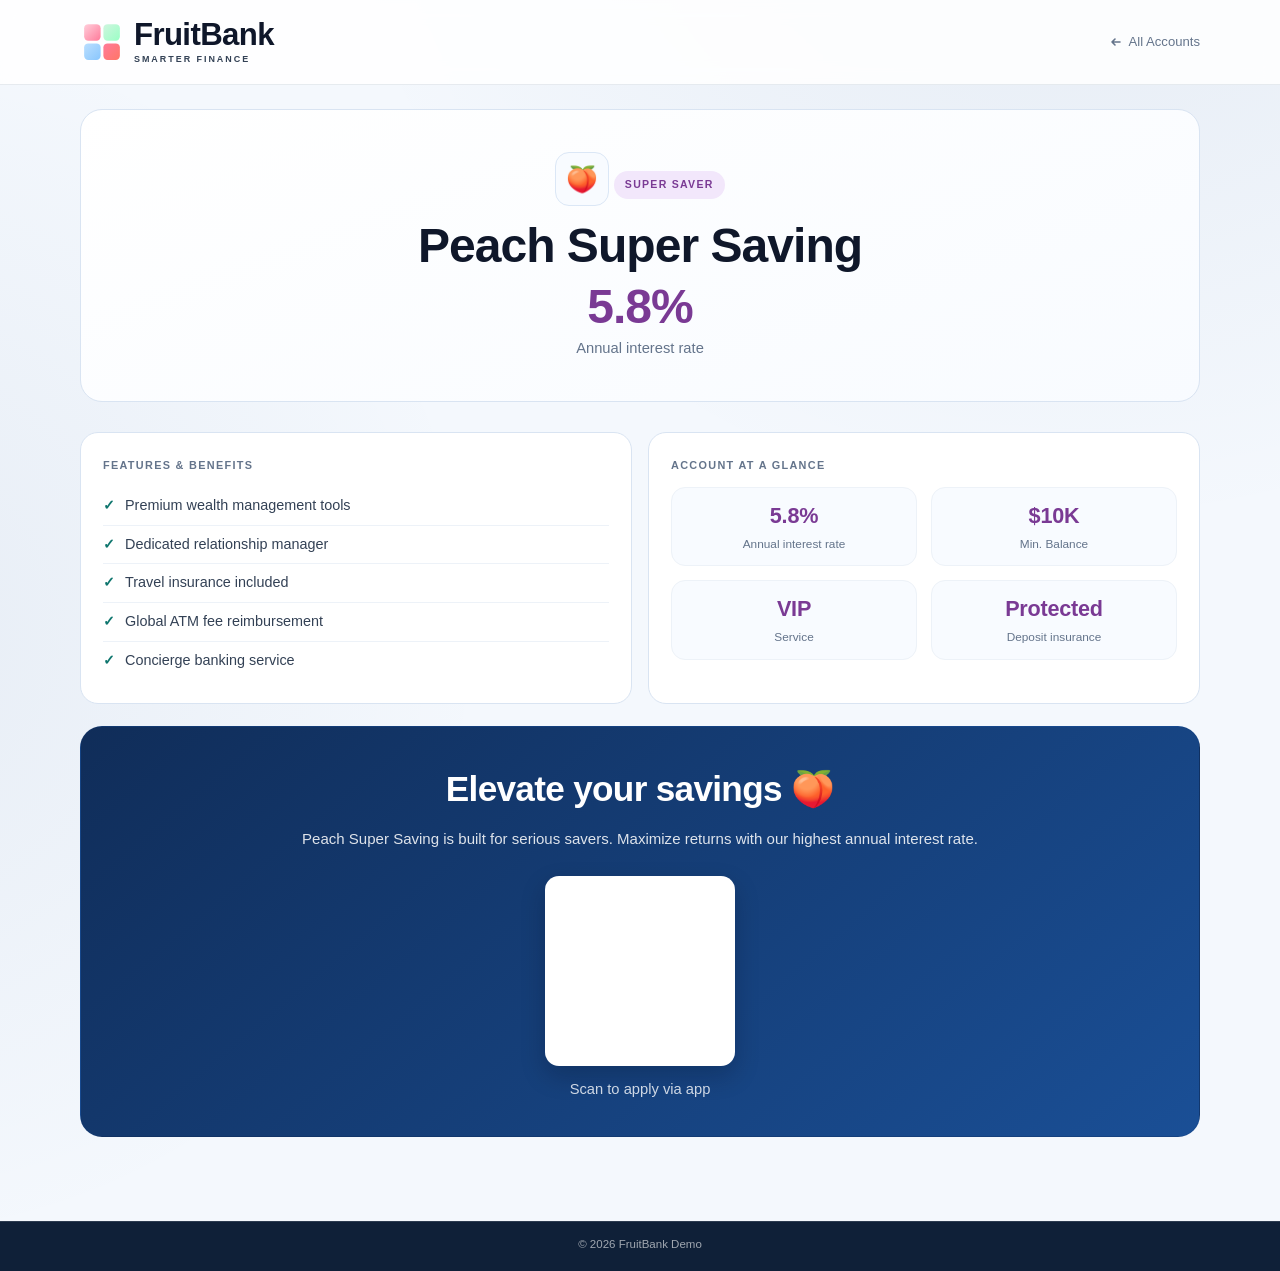
<file: finance/account-peach/index.html>
<!DOCTYPE html>
<html lang="en">
<head>
  <link rel="preconnect" href="https://www.googletagmanager.com" crossorigin>
  <script src="../../assets/js/gtm-bootstrap.js" defer></script>
  <meta charset="UTF-8"/>
  <meta name="viewport" content="width=device-width, initial-scale=1.0"/>
  <title>FruitBank – Account Details</title>
  <link rel="icon" type="image/svg+xml" href="../../assets/image/favicon-fruitbank.svg">
  <link rel="stylesheet" href="../../assets/css/local-fonts.css">
  <link rel="stylesheet" href="../../assets/css/finance-shared.css">
  <link rel="stylesheet" href="../../assets/css/finance-account-detail.css">
</head>
<body data-account-key="peach">
  <!-- Google Tag Manager (noscript) -->
  <noscript><iframe src="https://www.googletagmanager.com/ns.html?id=GTM-54P6PTRS"
  height="0" width="0" style="display:none;visibility:hidden"></iframe></noscript>
  <!-- End Google Tag Manager (noscript) -->

<nav>
  <div class="nav-inner content-wrap">
    <a class="nav-brand" href="../" aria-label="FruitBank Home">
      <img src="../../assets/image/favicon-fruitbank.svg" alt="" aria-hidden="true">
      <span class="brand-mark">
        <span class="brand-title">FruitBank</span>
        <span class="brand-sub">SMARTER FINANCE</span>
      </span>
    </a>
    <a class="nav-back" href="../">
      <svg width="14" height="14" viewBox="0 0 14 14" fill="none"><path d="M11 7H3M6 4L3 7l3 3" stroke="currentColor" stroke-width="1.6" stroke-linecap="round" stroke-linejoin="round"/></svg>
      All Accounts
    </a>
  </div>
</nav>

<div class="account-hero">
  <span class="fruit-emoji" id="heroEmoji">🍎</span>
  <div class="hero-badge" id="heroBadge">Basic</div>
  <h1 id="heroTitle">Apple Basic Saving</h1>
  <div class="rate" id="heroRate">2.5%</div>
  <div class="rate-label">Annual interest rate</div>
</div>

<div class="content">
  <div class="content-grid">
    <div class="info-card">
      <h3>Features & Benefits</h3>
      <ul class="feature-list" id="featureList">
        <li><span class="check">✓</span> No monthly maintenance fees</li>
        <li><span class="check">✓</span> $0 minimum opening deposit</li>
        <li><span class="check">✓</span> Free online & mobile banking</li>
        <li><span class="check">✓</span> Up to 6 withdrawals/month</li>
        <li><span class="check">✓</span> 24/7 customer support</li>
      </ul>
    </div>

    <div class="info-card">
      <h3>Account at a Glance</h3>
      <div class="stat-grid" id="statGrid">
        <div class="stat-item"><div class="stat-val" id="stat1Val">2.5%</div><div class="stat-desc">Annual interest rate</div></div>
        <div class="stat-item"><div class="stat-val" id="stat2Val">$0</div><div class="stat-desc">Min. Balance</div></div>
        <div class="stat-item"><div class="stat-val" id="stat3Val">Free</div><div class="stat-desc">Transfers</div></div>
        <div class="stat-item"><div class="stat-val" id="stat4Val">Protected</div><div class="stat-desc">Deposit insurance</div></div>
      </div>
    </div>
  </div>

  <div class="cta-section">
    <h2 id="ctaTitle">Ready to start saving? 🍎</h2>
    <p id="ctaDesc">Open your Apple Basic Saving account in minutes. No paperwork, no hassle — just great rates.</p>
    <div class="cta-buttons">
      <a href="#" class="btn-apply-now btn-apply-primary btn-apply-app" id="peach_link">Apply Now</a>
    </div>
    <div class="cta-qr" id="peach_qr_wrap">
      <a href="#" class="cta-qr-link" id="peach_qr_link" aria-label="Open app download link">
        <div class="cta-qr-code" id="peach_qr_code_div" aria-label="QR code for Peach Super Saving app apply"></div>
      </a>
      <div class="cta-qr-label">Scan to apply via app</div>
    </div>
  </div>
</div>

<footer class="site-footer">
  <div class="content-wrap">
    <div class="site-footer-copy">© 2026 FruitBank Demo</div>
  </div>
</footer>

<script src="../../assets/js/finance-data.js" defer></script>
<script src="../../assets/js/finance-account-detail.js" defer></script>


  <script src="../../assets/js/appsflyer-smart-banner.js" defer></script>
  <script src="../../assets/js/appsflyer-smart-script.js" defer></script>

</body>
</html>
</file>
<file: assets/css/local-fonts.css>
/* Local-first font declarations (no external CDN request). */
@font-face {
  font-family: 'Manrope';
  src: local('Manrope'), local('Manrope Regular');
  font-style: normal;
  font-weight: 100 900;
  font-display: swap;
}

@font-face {
  font-family: 'Space Grotesk';
  src: local('Space Grotesk'), local('SpaceGrotesk-Regular');
  font-style: normal;
  font-weight: 300 700;
  font-display: swap;
}

@font-face {
  font-family: 'DM Sans';
  src: local('DM Sans'), local('DMSans-Regular');
  font-style: normal;
  font-weight: 100 900;
  font-display: swap;
}

@font-face {
  font-family: 'DM Serif Display';
  src: local('DM Serif Display'), local('DMSerifDisplay-Regular');
  font-style: normal;
  font-weight: 400;
  font-display: swap;
}

@font-face {
  font-family: 'Syne';
  src: local('Syne'), local('Syne Regular');
  font-style: normal;
  font-weight: 400 800;
  font-display: swap;
}
</file>
<file: assets/css/finance-shared.css>
/* Shared layout + navigation for Banking pages */

.content-wrap {
  width: min(var(--content-max, 1120px), calc(100% - (var(--content-gutter, 24px) * 2)));
  margin-inline: auto;
}

nav {
  position: sticky;
  top: 0;
  z-index: 50;
  padding: 8px 0;
  background: rgba(255, 255, 255, 0.86);
  backdrop-filter: blur(10px);
  border-bottom: 1px solid rgba(148, 163, 184, 0.22);
}

.nav-inner {
  min-height: 68px;
  display: flex;
  align-items: center;
  justify-content: space-between;
  gap: 12px;
}

.nav-brand {
  display: inline-flex;
  align-items: center;
  gap: 10px;
  text-decoration: none;
}

.nav-brand img {
  height: 44px;
  width: auto;
  display: block;
}

.brand-mark {
  display: flex;
  flex-direction: column;
  justify-content: space-between;
  height: 44px;
  line-height: 1;
}

.brand-title {
  font-size: 1.95rem;
  font-weight: 800;
  line-height: 0.95;
  letter-spacing: -0.02em;
  color: #0f172a;
}

.brand-sub {
  font-size: 0.56rem;
  font-weight: 700;
  line-height: 1;
  letter-spacing: 0.22em;
  color: #334155;
}

.nav-back {
  font-size: 0.82rem;
  color: var(--muted, #64748b);
  text-decoration: none;
  display: flex;
  align-items: center;
  gap: 6px;
}

.nav-back:hover {
  color: var(--nav-back-hover, var(--brand, var(--navy, #1a3c5e)));
}

@media (max-width: 767px) {
  .brand-title { font-size: 1.82rem; }
  .brand-sub { font-size: 0.52rem; }
}

/* Global footer for banking pages */
.site-footer {
  background: #0f2038;
  color: #ffffff;
  text-align: center;
  padding: 14px 0 18px;
  border-top: 1px solid rgba(255, 255, 255, 0.12);
}

.site-footer-copy {
  font-size: 0.72rem;
  opacity: 0.6;
}
</file>
<file: assets/css/finance-home.css>
*, *::before, *::after { box-sizing: border-box; margin: 0; padding: 0; }

    :root {
      --content-max: 1120px;
      --content-gutter: 24px;
      --ink: #0f172a;
      --ink-soft: #334155;
      --brand: #133e7c;
      --brand-strong: #0b2a57;
      --line: #d9e4f2;
      --surface: #ffffff;
      --surface-alt: #f4f8fd;
      --success: #0f766e;
      --white: #ffffff;
      --muted: #64748b;

      /* Promo banner tuning */
      --promo-slide-padding-desktop: 42px 48px 0px 48px; /* top right bottom left */
      --promo-slide-padding-mobile: 20px 20px 70px; /* top left+right bottom */
      --promo-slide-gap-desktop: 20px;
      --promo-slide-gap-mobile: 14px;
      --promo-slide-min-height-desktop: 286px;
      --promo-visual-min-height-desktop: 276px;
      --promo-visual-min-height-mobile: 170px;
      --promo-visual-image-height: 108%;
      --promo-visual-image-max-width: 88%;
    }

    html { scroll-behavior: smooth; }
    body {
      font-family: 'Manrope', sans-serif;
      background:
        radial-gradient(circle at 85% -20%, rgba(19,62,124,0.08), transparent 42%),
        radial-gradient(circle at -10% 50%, rgba(19,62,124,0.06), transparent 40%),
        var(--surface-alt);
      color: var(--ink);
      line-height: 1.5;
    }
    /* PROMO SLIDER */
    .promo-slider {
      margin-top: 22px;
    }
    .promo-stage {
      position: relative;
      overflow: hidden;
      border-radius: 22px;
    }
    .promo-slide {
      border-radius: 22px;
      border: 1px solid #c8d8ee;
      color: #f8fbff;
      padding: var(--promo-slide-padding-desktop);
      position: relative;
      display: none;
      grid-template-columns: 1fr;
      gap: var(--promo-slide-gap-desktop);
      overflow: hidden;
      min-height: var(--promo-slide-min-height-desktop);
      height: 100%;
    }
    .promo-slide.is-active { display: grid; }
    .promo-slide.is-measuring {
      display: grid !important;
      position: absolute;
      left: 0;
      right: 0;
      top: 0;
      visibility: hidden;
      pointer-events: none;
      height: auto;
      z-index: -1;
    }
    @media (min-width: 900px) {
      .promo-slide { grid-template-columns: minmax(0, 1.25fr) minmax(280px, 0.75fr); }
      .promo-slide.slide-2 { grid-template-columns: minmax(280px, 0.75fr) minmax(0, 1.25fr); }
    }
    .promo-slide.slide-1 {
      background:
        radial-gradient(circle at 86% 20%, rgba(19,62,124,0.2), rgba(19,62,124,0.03) 40%, transparent 62%),
        linear-gradient(140deg, #0f2f61 0%, #154687 55%, #1a5aa9 100%);
    }
    .promo-slide.slide-1::after {
      content: '';
      position: absolute;
      right: 18%;
      top: 12%;
      width: 260px;
      height: 260px;
      border-radius: 999px;
      background: radial-gradient(circle, rgba(125,170,245,0.38) 0%, rgba(125,170,245,0) 72%);
      pointer-events: none;
      z-index: 0;
    }
    .promo-slide.slide-1 > * {
      position: relative;
      z-index: 1;
    }
    .promo-slide.slide-2 {
      background:
        radial-gradient(circle at 6% 18%, rgba(255,255,255,0.25), rgba(255,255,255,0.05) 30%, transparent 52%),
        linear-gradient(130deg, #0e5f63 0%, #0d7a73 52%, #109686 100%);
    }
    .promo-slide.slide-2::after {
      content: '';
      position: absolute;
      left: 5%;
      bottom: -14%;
      width: 340px;
      height: 340px;
      border-radius: 999px;
      background: radial-gradient(circle, rgba(173, 243, 232, 0.26) 0%, rgba(173, 243, 232, 0) 72%);
      pointer-events: none;
      z-index: 0;
    }
    .promo-slide.slide-2 > * {
      position: relative;
      z-index: 1;
    }
    .promo-slide.slide-3 {
      background:
        radial-gradient(circle at 90% 16%, rgba(255,255,255,0.24), rgba(255,255,255,0.02) 34%, transparent 56%),
        linear-gradient(130deg, #3d3177 0%, #523b96 50%, #6a4cb8 100%);
    }
    .promo-eyebrow {
      display: inline-block;
      font-size: 0.67rem;
      font-weight: 700;
      letter-spacing: 0.11em;
      text-transform: uppercase;
      border: 1px solid rgba(255,255,255,0.3);
      background: rgba(255,255,255,0.12);
      border-radius: 999px;
      padding: 6px 11px;
      margin-bottom: 14px;
    }
    .promo-title {
      font-size: clamp(1.8rem, 4.1vw, 2.8rem);
      line-height: 1.1;
      letter-spacing: -0.02em;
      max-width: 18ch;
      margin-bottom: 12px;
    }
    .promo-desc {
      color: rgba(248,251,255,0.86);
      max-width: 54ch;
    }
    .promo-actions {
      margin-top: 20px;
      display: flex;
      flex-wrap: wrap;
      gap: 10px;
    }
    .promo-btn {
      display: inline-flex;
      align-items: center;
      justify-content: center;
      min-width: 172px;
      border-radius: 999px;
      padding: 11px 16px;
      text-decoration: none;
      font-size: 0.78rem;
      font-weight: 700;
      letter-spacing: 0.07em;
      text-transform: uppercase;
      transition: 0.2s ease;
      border: 1px solid transparent;
    }
    .promo-btn-primary {
      background: #ffffff;
      color: #0f2f61;
    }
    .promo-btn-secondary {
      color: #ffffff;
      border-color: rgba(255,255,255,0.35);
      background: rgba(255,255,255,0.08);
    }
    .promo-btn:hover { transform: translateY(-2px); }
    .promo-visual {
      border-radius: 0;
      border: none;
      overflow: visible;
      min-height: var(--promo-visual-min-height-desktop);
      align-self: center;
      background: transparent;
      display: flex;
      align-items: flex-end;
      justify-content: flex-end;
    }
    .promo-visual img {
      width: auto;
      height: var(--promo-visual-image-height);
      max-width: var(--promo-visual-image-max-width);
      display: block;
      object-fit: contain;
      object-position: right bottom;
      filter: drop-shadow(0 14px 26px rgba(3, 14, 34, 0.28));
    }
    .slide-2 .promo-visual {
      justify-content: flex-start;
    }
    .slide-2 .promo-visual img {
      object-position: left bottom;
    }
    .slide-3 .promo-visual {
      justify-content: flex-end;
    }
    .promo-nav {
      position: absolute;
      inset: 0;
      pointer-events: none;
      z-index: 3;
    }
    .promo-arrow {
      width: 36px;
      height: 36px;
      border-radius: 999px;
      border: 1px solid rgba(255,255,255,0.55);
      background: rgba(255,255,255,0.2);
      backdrop-filter: blur(4px);
      color: #ffffff;
      display: inline-flex;
      align-items: center;
      justify-content: center;
      cursor: pointer;
      transition: 0.2s ease;
      position: absolute;
      top: 50%;
      transform: translateY(-50%);
      pointer-events: auto;
    }
    #promo-prev { left: 14px; }
    #promo-next { right: 14px; }
    .promo-arrow:hover {
      background: rgba(255,255,255,0.3);
      border-color: rgba(255,255,255,0.75);
    }
    .promo-dots {
      position: absolute;
      left: 50%;
      bottom: 8px;
      transform: translateX(-50%);
      display: flex;
      align-items: center;
      gap: 7px;
      pointer-events: auto;
      padding: 6px 10px;
      border-radius: 999px;
      background: rgba(15,23,42,0.32);
      backdrop-filter: blur(4px);
    }
    .promo-dot {
      width: 10px;
      height: 10px;
      border: none;
      border-radius: 999px;
      background: rgba(255,255,255,0.78);
      cursor: pointer;
      transition: 0.2s ease;
      padding: 0;
    }
    .promo-dot.is-active {
      width: 26px;
      background: rgba(255,255,255,0.78);
    }
    @media (max-width: 767px) {
      .promo-slide {
        padding: var(--promo-slide-padding-mobile);
        gap: var(--promo-slide-gap-mobile);
      }
      .promo-title {
        font-size: clamp(2rem, 9vw, 2.45rem);
        margin-bottom: 10px;
      }
      .promo-desc {
        font-size: 0.95rem;
        line-height: 1.45;
      }
      .promo-actions {
        margin-top: 16px;
        gap: 8px;
      }
      .promo-btn {
        padding: 10px 14px;
        font-size: 0.72rem;
      }
      .promo-visual { min-height: var(--promo-visual-min-height-mobile); }
      .slide-1 .promo-visual { display: none; }
      .slide-1 .promo-visual img { transform: none; }
      .slide-2 .promo-visual { display: none; }
      .slide-3 .promo-visual { display: none; }
      .promo-arrow {
        width: 30px;
        height: 30px;
        top: auto;
        bottom: 0;
        transform: none;
        background: rgba(255,255,255,0.16);
      }
      .promo-nav {
        inset: auto 0 12px;
        height: 30px;
      }
      #promo-prev { left: calc(50% - 78px); }
      #promo-next { right: calc(50% - 78px); }
      .promo-dots {
        bottom: 0;
        gap: 6px;
        padding: 5px 9px;
        background: rgba(15,23,42,0.42);
      }
    }

    /* HERO */
    .hero {
      margin: 26px auto 0;
    }
    .hero-grid {
      display: grid;
      grid-template-columns: 1fr;
      gap: 18px;
    }
    @media (min-width: 900px) {
      .hero-grid { grid-template-columns: minmax(0, 1.4fr) minmax(280px, 0.8fr); }
    }
    .hero-main,
    .hero-side {
      border-radius: 22px;
      border: 1px solid var(--line);
      background: linear-gradient(160deg, #ffffff 0%, #f8fbff 100%);
    }
    .hero-main { padding: 42px 36px; }
    .hero-side { padding: 30px 28px; }
    .hero-tag {
      display: inline-block;
      font-size: 0.67rem; font-weight: 700;
      letter-spacing: 0.11em; text-transform: uppercase;
      color: var(--brand);
      background: rgba(19,62,124,0.08);
      border-radius: 999px;
      padding: 6px 11px;
      margin-bottom: 16px;
    }
    .hero h1 {
      font-size: clamp(2rem, 4.5vw, 3rem);
      letter-spacing: -0.02em;
      line-height: 1.12;
      margin-bottom: 12px;
      max-width: 17ch;
    }
    .hero p {
      color: var(--ink-soft);
      font-size: 1rem;
      max-width: 58ch;
    }
    .hero-actions {
      margin-top: 26px;
      display: flex;
      flex-wrap: wrap;
      gap: 10px;
    }
    .hero-chip {
      border: 1px solid var(--line);
      border-radius: 999px;
      padding: 8px 12px;
      font-size: 0.8rem;
      color: var(--ink-soft);
      background: var(--white);
    }
    .hero-side h3 {
      font-size: 0.75rem;
      letter-spacing: 0.09em;
      text-transform: uppercase;
      color: var(--muted);
      margin-bottom: 16px;
    }
    .hero-metric {
      border-top: 1px solid var(--line);
      padding: 14px 0;
      display: flex;
      align-items: baseline;
      justify-content: space-between;
      gap: 10px;
    }
    .hero-metric:first-of-type { border-top: none; padding-top: 0; }
    .hero-metric strong {
      font-size: 1.3rem;
      letter-spacing: -0.01em;
      color: var(--brand-strong);
    }
    .hero-metric span {
      color: var(--muted);
      font-size: 0.82rem;
    }

    /* ACCOUNT SECTION */
    .section { padding: 52px 0 44px; margin: 0 auto; }
    .section-title {
      font-size: clamp(1.5rem, 3.2vw, 2.15rem);
      letter-spacing: -0.02em;
      text-align: center;
      margin-bottom: 6px;
    }
    .section-sub {
      text-align: center; color: var(--muted); font-size: 0.93rem; margin-bottom: 34px;
    }

    .accounts-grid {
      display: grid;
      grid-template-columns: 1fr;
      gap: 16px;
    }
    @media (min-width: 640px) { .accounts-grid { grid-template-columns: 1fr 1fr; } }
    @media (min-width: 900px) { .accounts-grid { grid-template-columns: 1fr 1fr 1fr; } }

    .account-card {
      background: var(--surface);
      border-radius: 18px;
      overflow: hidden;
      border: 1px solid var(--line);
      transition: transform 0.2s ease, border-color 0.2s ease, box-shadow 0.2s ease;
      cursor: default;
      text-decoration: none; color: inherit;
      display: block;
    }
    .account-card:hover {
      transform: translateY(-4px);
      box-shadow: 0 14px 28px rgba(15,23,42,0.08);
      border-color: #b9cbe5;
    }
    .account-card.featured {
      border-color: #9bb6da;
      box-shadow: 0 10px 24px rgba(19,62,124,0.08);
    }
    #card-apple,
    #card-banana,
    #card-peach {
      scroll-margin-top: 94px;
    }

    .card-top {
      padding: 24px 22px 14px;
      border-bottom: 1px solid #edf2f8;
    }
    .card-badge {
      display: inline-block;
      font-size: 0.6rem; font-weight: 700; letter-spacing: 0.12em; text-transform: uppercase;
      padding: 4px 10px; border-radius: 100px;
      margin-bottom: 14px;
    }
    .badge-basic { background: #eaf2ff; color: #184b92; }
    .badge-premium { background: #d9e9ff; color: #153e79; }
    .badge-super { background: #e0eefc; color: #113a73; }

    .card-fruit {
      width: 38px;
      height: 38px;
      border-radius: 12px;
      border: 1px solid #dbe7f6;
      display: inline-flex;
      align-items: center;
      justify-content: center;
      font-size: 1.15rem;
      margin-bottom: 10px;
      background: #f8fbff;
    }
    .card-name {
      font-size: 1.2rem;
      letter-spacing: -0.01em;
      margin-bottom: 4px;
    }
    .card-rate {
      font-size: 1.86rem;
      font-weight: 800;
      letter-spacing: -0.02em;
      color: var(--brand-strong);
    }
    .card-rate span { font-size: 0.87rem; font-weight: 600; color: var(--muted); }

    .card-body { padding: 16px 22px 22px; }
    .card-features { list-style: none; margin-bottom: 20px; }
    .card-features li {
      font-size: 0.86rem;
      color: #334155;
      line-height: 1.5;
      padding: 6px 0;
      padding-left: 18px;
      position: relative;
    }
    .card-features li::before {
      content: '✓'; position: absolute; left: 0;
      color: var(--success); font-weight: 700; font-size: 0.75rem;
    }

    .card-actions {
      display: grid;
      grid-template-columns: 1fr 1fr;
      gap: 10px;
      margin-bottom: 14px;
    }
    .card-qr {
      display: none;
      flex-direction: column;
      align-items: center;
      gap: 10px;
      padding-top: 2px;
    }
    .card-qr-link {
      display: inline-flex;
      width: 150px;
      height: 150px;
      border-radius: 14px;
      background: #ffffff;
      padding: 10px;
      border: 1px solid #d9e4f2;
      box-shadow: 0 10px 24px rgba(2, 8, 23, 0.12);
    }
    .card-qr-code {
      width: 100%;
      height: 100%;
    }
    .card-qr-code canvas {
      width: 100% !important;
      height: 100% !important;
      display: block;
    }
    .card-qr-label {
      font-size: 0.82rem;
      color: #64748b;
    }

    .btn-open-account {
      display: block; width: 100%;
      padding: 12px 16px;
      border: 1px solid var(--line);
      border-radius: 12px;
      font-size: 0.78rem; font-weight: 700;
      letter-spacing: 0.07em; text-transform: uppercase;
      cursor: pointer; transition: all 0.2s ease;
      text-align: center; text-decoration: none;
    }
    .btn-open-account.basic,
    .btn-open-account.premium,
    .btn-open-account.super { background: #f8fbff; color: var(--brand-strong); }
    .btn-open-account.btn-apply-now {
      background: #0f2f63;
      border-color: #0f2f63;
      color: #ffffff;
    }
    .btn-open-account.btn-apply-now:hover {
      background: #0c2753;
      border-color: #0c2753;
      color: #ffffff;
    }
    .btn-open-account.ghost {
      background: #ffffff;
      border-color: #c7d2e5;
      color: #16376b;
    }
    .btn-open-account.ghost:hover {
      background: #f8fbff;
      border-color: #9fb3d8;
      color: #16376b;
    }
    @media (max-width: 380px) {
      .card-actions {
        grid-template-columns: 1fr;
      }
    }
    @media (min-width: 768px) {
      .card-qr {
        display: none;
      }
    }

    /* TRUST STRIP */
    .trust-strip {
      margin: 6px auto 0;
      background: var(--surface);
      color: var(--ink);
      border: 1px solid var(--line);
      border-radius: 18px;
      padding: 22px 24px;
      display: flex; justify-content: center; gap: 24px; flex-wrap: wrap;
      text-align: center;
    }
    .trust-item {
      min-width: 132px;
      padding: 2px 8px;
    }
    .trust-num {
      font-size: 1.4rem;
      font-weight: 800;
      letter-spacing: -0.02em;
      color: var(--brand-strong);
    }
    .trust-label { font-size: 0.76rem; color: var(--muted); margin-top: 2px; }
    .trust-strip--footer {
      margin: 28px auto 28px;
      background: rgba(255, 255, 255, 0.06);
      border-color: rgba(255, 255, 255, 0.16);
      backdrop-filter: blur(2px);
    }
    .trust-strip--footer .trust-num { color: #ffffff; }
    .trust-strip--footer .trust-label { color: rgba(226, 232, 240, 0.88); }

    /* DOWNLOAD SECTION */
    .download-section {
      background: #0f2038;
      color: white;
      margin-top: 48px;
      padding: 50px 0;
      text-align: center;
    }
    .download-title {
      font-size: 1.35rem;
      font-weight: 700;
      letter-spacing: -0.01em;
      margin-bottom: 8px;
    }
    .download-sub { opacity: 0.72; font-size: 0.88rem; margin-bottom: 30px; }

    /* QR Code (desktop only) */
    .qr-wrap {
      display: none;
      flex-direction: column; align-items: center; gap: 12px;
    }
    @media (min-width: 768px) {
      .qr-wrap { display: flex; }
      .mobile-download-btns { display: none !important; }
    }
    .qr-box {
      width: 190px; height: 190px;
      background: white; border-radius: 12px;
      padding: 10px;
      display: flex; align-items: center; justify-content: center;
    }
    #download_qr_code_div {
      width: 100%;
      height: 100%;
    }
    #download_qr_code_div canvas {
      width: 100% !important;
      height: 100% !important;
      object-fit: contain;
      display: block;
    }
    .qr-label { font-size: 0.8rem; opacity: 0.7; }

    /* Mobile buttons */
    .mobile-download-btns {
      display: flex; flex-direction: column; align-items: center; gap: 12px;
    }
    .btn-download-app {
      display: inline-flex; align-items: center; gap: 10px;
      padding: 13px 24px; border-radius: 100px;
      font-size: 0.78rem; font-weight: 700;
      letter-spacing: 0.06em; text-transform: uppercase;
      text-decoration: none; cursor: pointer; border: none;
      transition: all 0.2s ease;
      min-width: 260px;
      justify-content: center;
      background: white;
      color: #102744;
    }
    .btn-download-app:hover { transform: translateY(-2px); opacity: 0.9; }

    /* QR POPUP (desktop) */
    .qr-popup {
      position: fixed;
      inset: 0;
      z-index: 80;
      display: none;
      align-items: center;
      justify-content: center;
      padding: 20px;
      background: rgba(2, 8, 23, 0.56);
      backdrop-filter: blur(4px);
    }
    .qr-popup.show { display: flex; }
    .qr-popup-card {
      width: min(360px, 100%);
      background: #ffffff;
      border-radius: 18px;
      border: 1px solid #d9e4f2;
      padding: 20px 20px 18px;
      text-align: center;
      position: relative;
      box-shadow: 0 24px 48px rgba(15, 23, 42, 0.2);
    }
    .qr-popup-close {
      position: absolute;
      top: 10px;
      right: 10px;
      width: 30px;
      height: 30px;
      border-radius: 999px;
      border: 1px solid #d9e4f2;
      background: #f8fbff;
      color: #334155;
      display: inline-flex;
      align-items: center;
      justify-content: center;
      cursor: pointer;
    }
    .qr-popup-title {
      font-size: 1.08rem;
      font-weight: 800;
      color: #0f172a;
      margin-bottom: 6px;
      letter-spacing: -0.01em;
    }
    .qr-popup-sub {
      font-size: 0.84rem;
      color: #64748b;
      margin-bottom: 14px;
    }
    .qr-popup-box {
      width: 190px;
      height: 190px;
      margin: 0 auto 14px;
      border-radius: 14px;
      border: 1px solid #d9e4f2;
      background: #ffffff;
      padding: 10px;
      display: flex;
      align-items: center;
      justify-content: center;
    }
    #qr-popup-code-div {
      width: 100%;
      height: 100%;
    }
    #qr-popup-code-div canvas {
      width: 100% !important;
      height: 100% !important;
      display: block;
    }
    body.qr-popup-open { overflow: hidden; }
</file>
<file: assets/css/finance-account-detail.css>
*, *::before, *::after { box-sizing: border-box; margin: 0; padding: 0; }

:root {
  --content-max: 1120px;
  --content-gutter: 24px;
  --ink: #0f172a;
  --ink-soft: #334155;
  --brand: #133e7c;
  --brand-strong: #0b2a57;
  --line: #d9e4f2;
  --surface: #ffffff;
  --surface-alt: #f4f8fd;
  --success: #0f766e;
  --white: #ffffff;
  --muted: #64748b;
  --accent: #184b92;
  --accent-soft: #eaf2ff;
}

html { scroll-behavior: smooth; }
body {
  font-family: 'Manrope', sans-serif;
  background:
    radial-gradient(circle at 85% -20%, rgba(19,62,124,0.08), transparent 42%),
    radial-gradient(circle at -10% 50%, rgba(19,62,124,0.06), transparent 40%),
    var(--surface-alt);
  color: var(--ink);
  line-height: 1.5;
}

body.apple {
  --accent: #184b92;
  --accent-soft: #eaf2ff;
}
body.banana {
  --accent: #125f5a;
  --accent-soft: #def7f2;
}
body.peach {
  --accent: #7a3a94;
  --accent-soft: #f2e7fb;
}

.account-hero {
  width: min(var(--content-max), calc(100% - (var(--content-gutter) * 2)));
  margin-inline: auto;
  margin-top: 24px;
  border-radius: 22px;
  border: 1px solid var(--line);
  background: linear-gradient(160deg, #ffffff 0%, #f8fbff 100%);
  padding: 42px 34px;
  text-align: center;
}
.fruit-emoji {
  width: 54px;
  height: 54px;
  border-radius: 14px;
  border: 1px solid #dbe7f6;
  display: inline-flex;
  align-items: center;
  justify-content: center;
  font-size: 1.6rem;
  margin: 0 auto 14px;
  background: #f8fbff;
}
.hero-badge {
  display: inline-block;
  font-size: 0.66rem;
  font-weight: 700;
  letter-spacing: 0.12em;
  text-transform: uppercase;
  padding: 6px 11px;
  border-radius: 999px;
  margin-bottom: 14px;
  color: var(--accent);
  background: var(--accent-soft);
}
.account-hero h1 {
  font-size: clamp(2rem, 4.2vw, 3rem);
  letter-spacing: -0.02em;
  line-height: 1.1;
  margin-bottom: 10px;
}
.account-hero .rate {
  font-size: clamp(2rem, 5vw, 3rem);
  font-weight: 800;
  letter-spacing: -0.02em;
  color: var(--accent);
  line-height: 1;
}
.account-hero .rate-label {
  font-size: 0.92rem;
  color: var(--muted);
  margin-top: 6px;
}

.content {
  width: min(var(--content-max), calc(100% - (var(--content-gutter) * 2)));
  margin-inline: auto;
  padding: 30px 0 44px;
}
.content-grid {
  display: grid;
  grid-template-columns: 1fr;
  gap: 16px;
  margin-bottom: 22px;
}
@media (min-width: 860px) {
  .content-grid { grid-template-columns: 1fr 1fr; }
}
.info-card {
  background: var(--surface);
  border: 1px solid var(--line);
  border-radius: 18px;
  padding: 24px 22px;
}
.info-card h3 {
  font-size: 0.68rem;
  font-weight: 700;
  letter-spacing: 0.12em;
  text-transform: uppercase;
  color: var(--muted);
  margin-bottom: 14px;
}
.feature-list { list-style: none; }
.feature-list li {
  font-size: 0.9rem;
  line-height: 1.5;
  padding: 8px 0;
  border-bottom: 1px solid #edf2f8;
  display: flex;
  align-items: flex-start;
  gap: 10px;
  color: var(--ink-soft);
}
.feature-list li:last-child { border-bottom: none; }
.feature-list .check {
  color: var(--success);
  font-weight: 700;
  flex-shrink: 0;
}
.stat-grid {
  display: grid;
  grid-template-columns: 1fr 1fr;
  gap: 14px;
}
.stat-item {
  text-align: center;
  border: 1px solid #edf2f8;
  border-radius: 14px;
  padding: 12px 10px;
  background: #f8fbff;
}
.stat-val {
  font-size: 1.35rem;
  font-weight: 800;
  color: var(--accent);
  letter-spacing: -0.01em;
}
.stat-desc {
  font-size: 0.74rem;
  color: var(--muted);
  margin-top: 3px;
}

.cta-section {
  background: linear-gradient(140deg, #102d59 0%, #1a4f96 100%);
  color: white;
  border-radius: 22px;
  border: 1px solid rgba(19,62,124,0.2);
  padding: 36px 30px;
  text-align: center;
  margin-bottom: 40px;
}
.cta-section h2 {
  font-size: clamp(1.5rem, 3.2vw, 2.2rem);
  letter-spacing: -0.02em;
  margin-bottom: 10px;
}
.cta-section p {
  opacity: 0.86;
  font-size: 0.94rem;
  margin-bottom: 24px;
  line-height: 1.7;
}
.cta-buttons {
  display: flex;
  flex-direction: column;
  align-items: center;
  gap: 12px;
}
@media (min-width: 560px) {
  .cta-buttons { flex-direction: row; justify-content: center; }
}
.btn-apply-now {
  display: inline-flex;
  align-items: center;
  justify-content: center;
  min-width: 180px;
  border-radius: 999px;
  padding: 13px 20px;
  text-decoration: none;
  font-size: 0.78rem;
  font-weight: 700;
  letter-spacing: 0.07em;
  text-transform: uppercase;
  border: 1px solid transparent;
  transition: 0.2s ease;
}
.btn-apply-primary {
  background: #ffffff;
  color: #0f2f61;
}
.btn-apply-now:hover { transform: translateY(-2px); }

.cta-qr {
  display: none;
  flex-direction: column;
  align-items: center;
  gap: 12px;
}
.cta-qr-link {
  display: inline-flex;
  width: 190px;
  height: 190px;
  border-radius: 14px;
  background: #ffffff;
  padding: 10px;
  border: 1px solid rgba(255, 255, 255, 0.42);
  box-shadow: 0 10px 24px rgba(2, 8, 23, 0.22);
}
.cta-qr-code {
  width: 100%;
  height: 100%;
}
.cta-qr-code canvas {
  width: 100% !important;
  height: 100% !important;
  display: block;
}
.cta-qr-label {
  font-size: 0.92rem;
  color: rgba(226, 232, 240, 0.9);
}

@media (max-width: 767px) {
  .account-hero { padding: 34px 22px; }
  .content { padding: 22px 0 30px; }
  .stat-grid { grid-template-columns: 1fr; }
  .cta-section { padding: 30px 20px; }
}

@media (min-width: 768px) {
  .cta-buttons { display: none; }
  .cta-qr { display: flex; }
  .cta-qr-link {
    pointer-events: none;
    cursor: default;
  }
}
</file>
